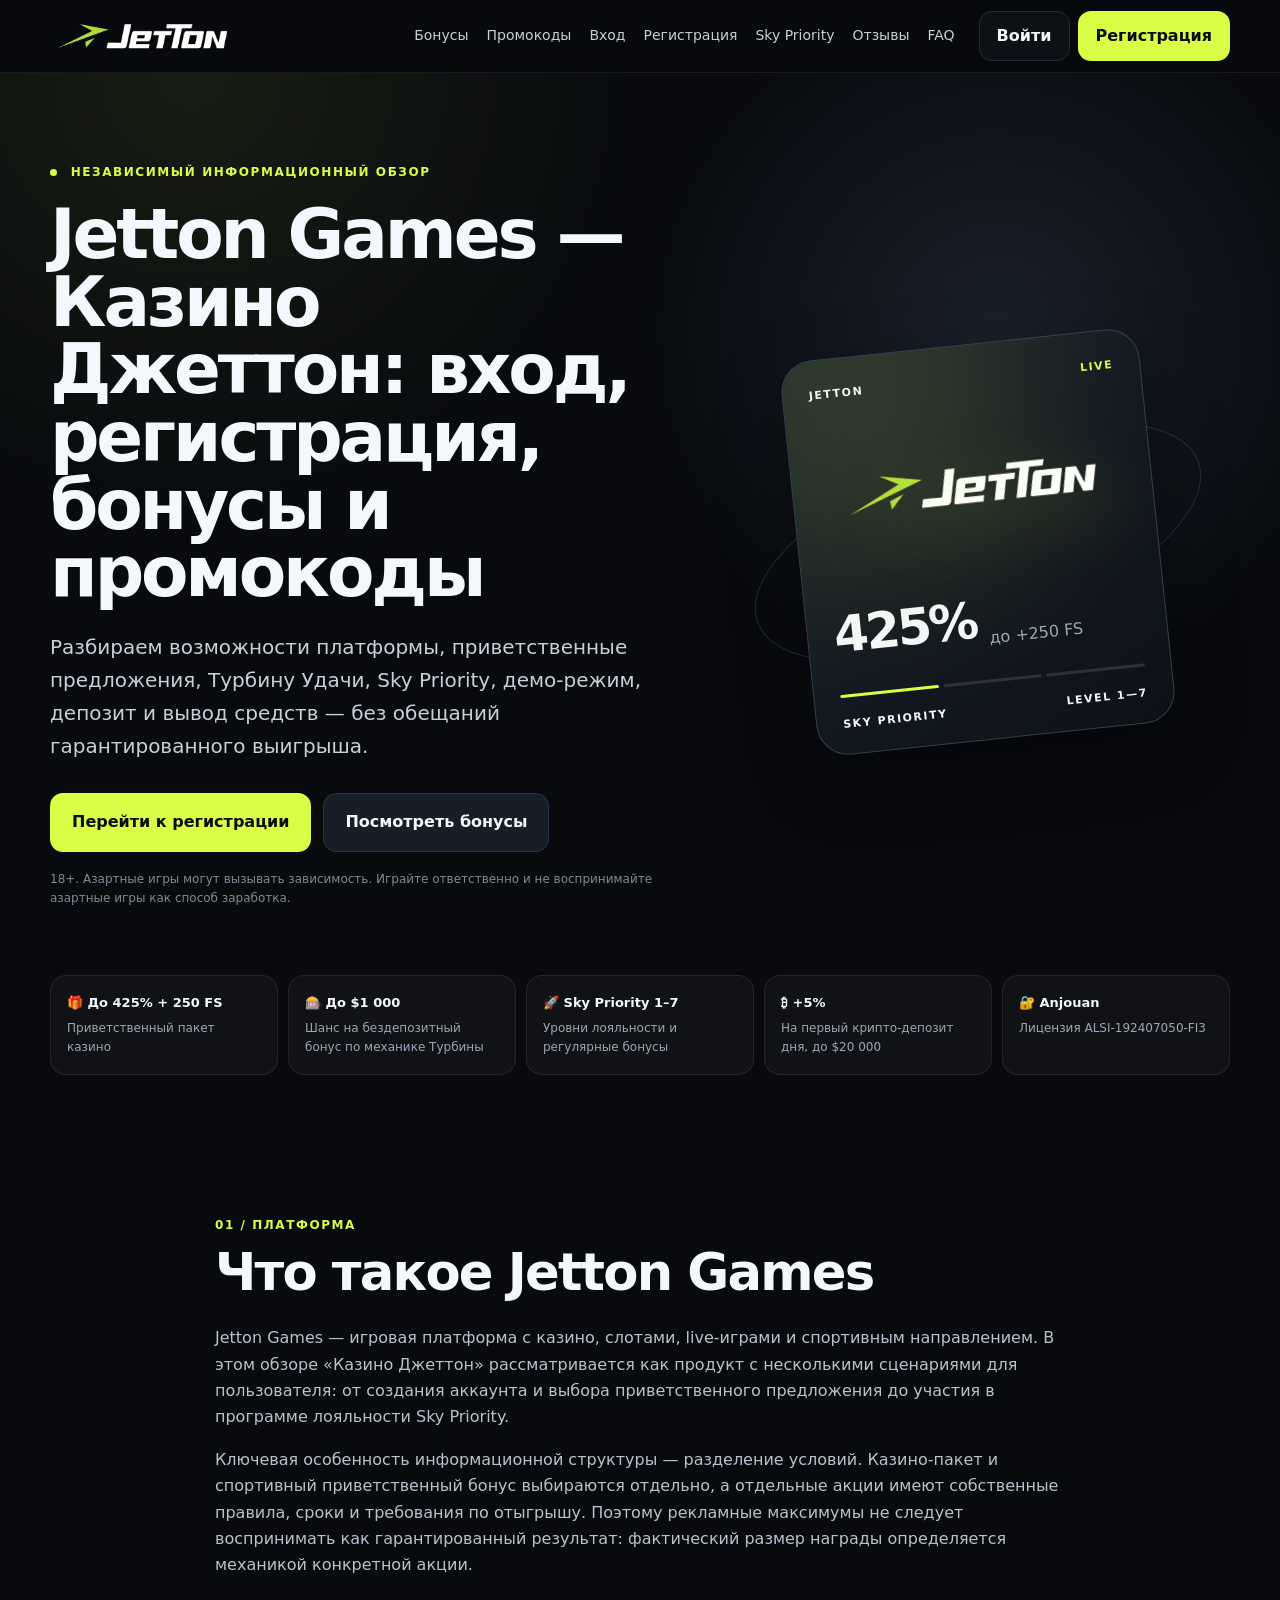
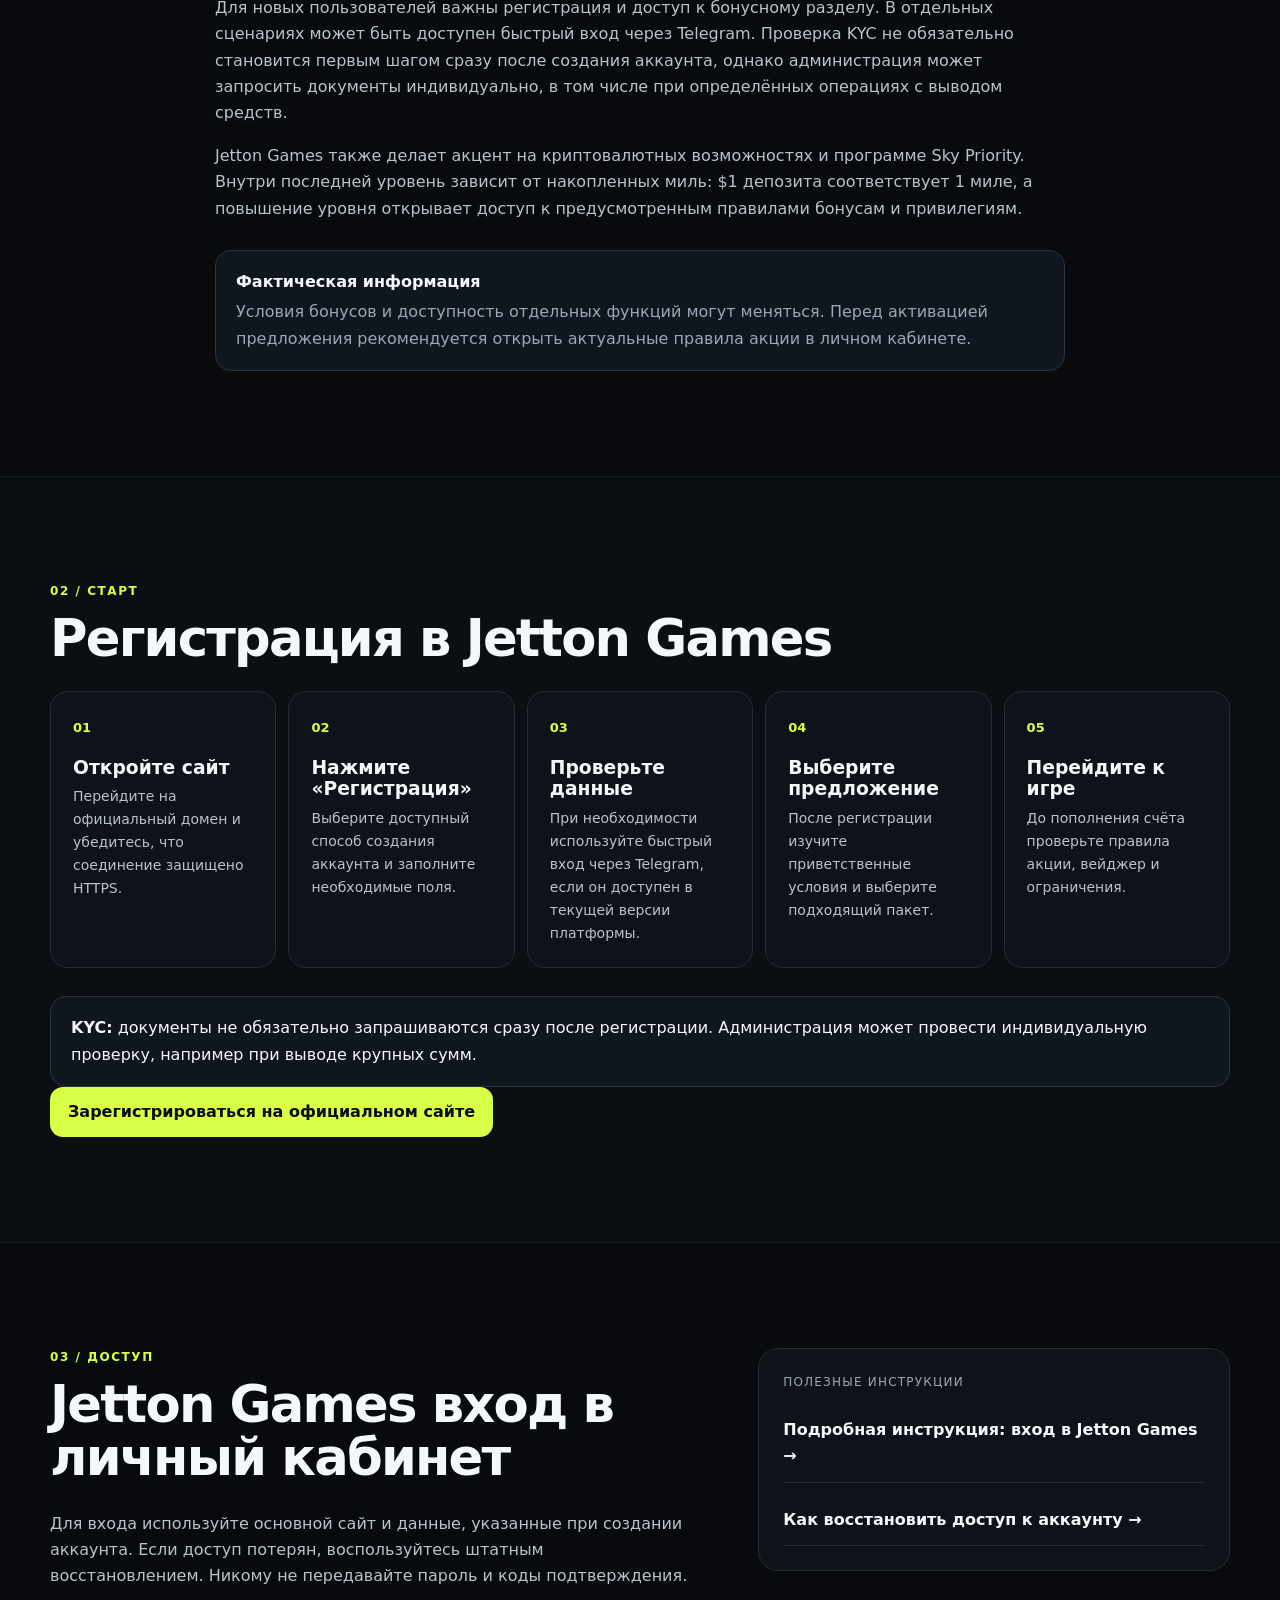
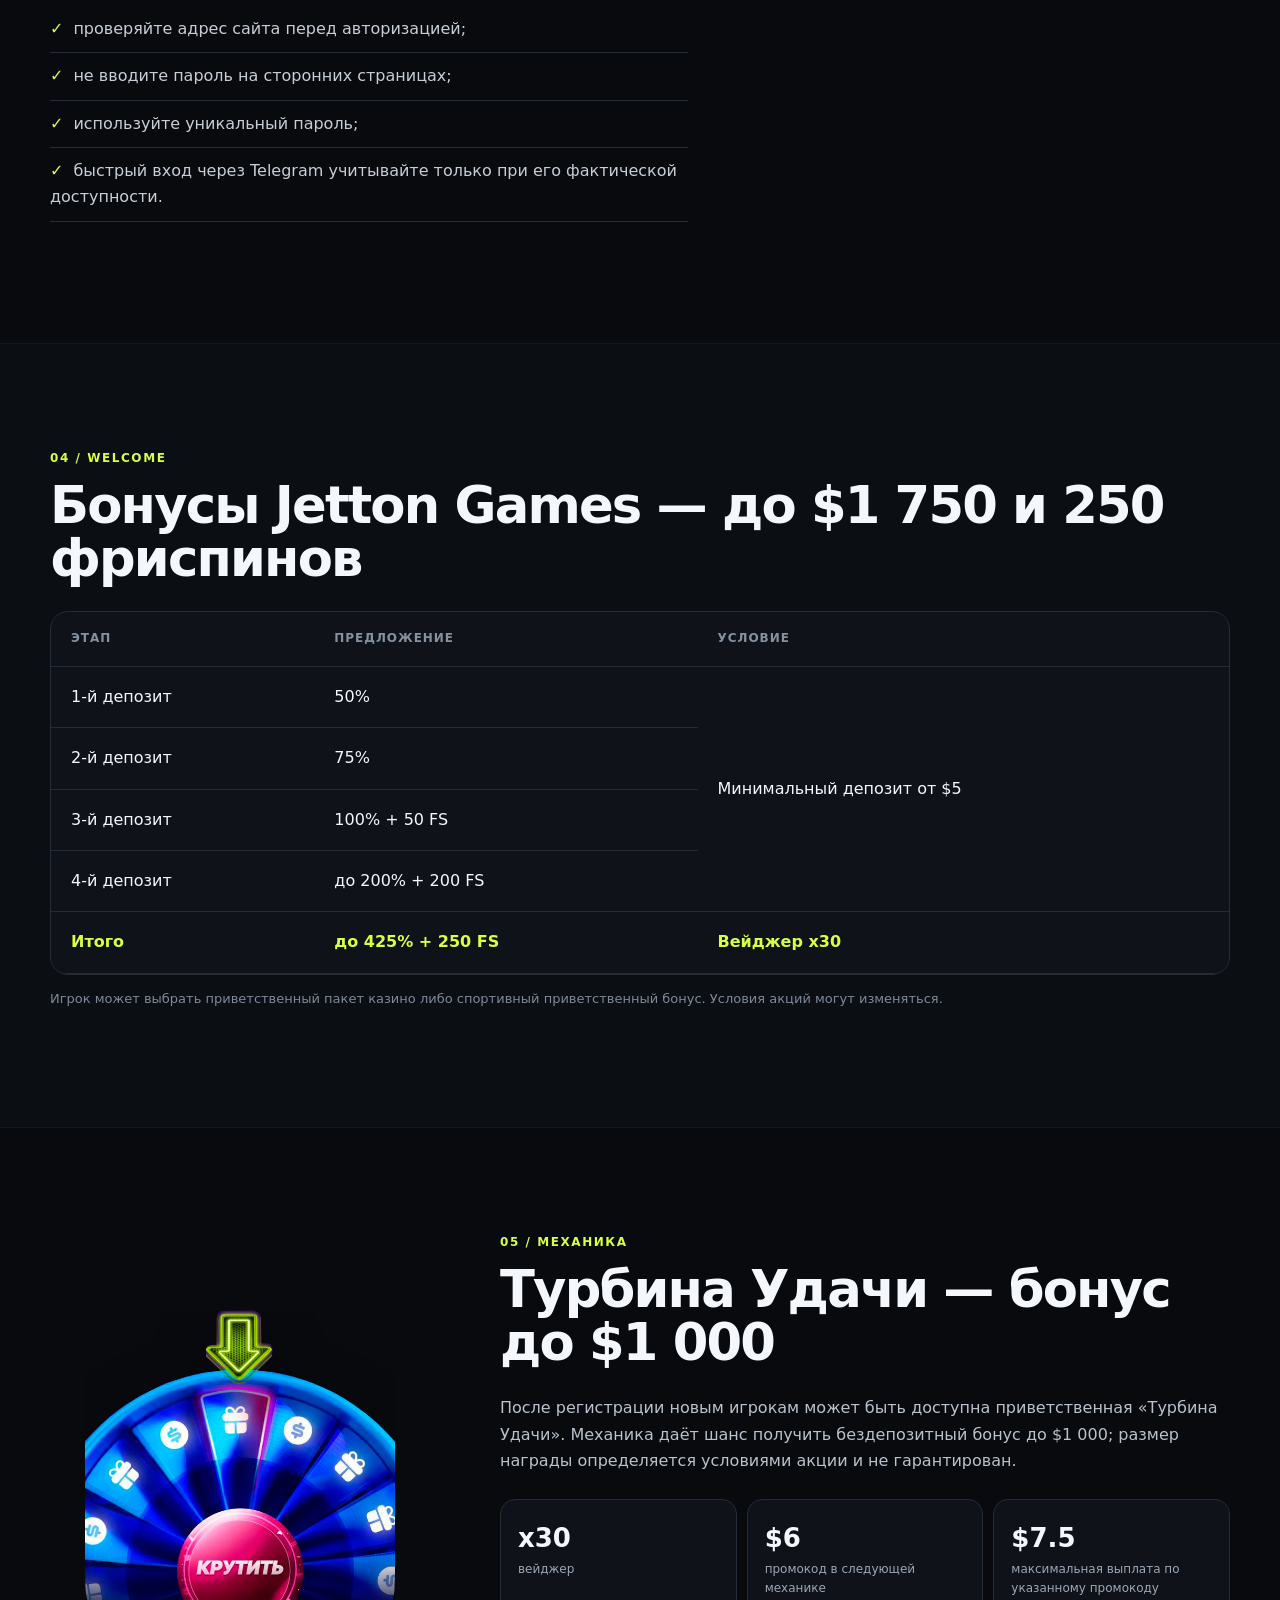
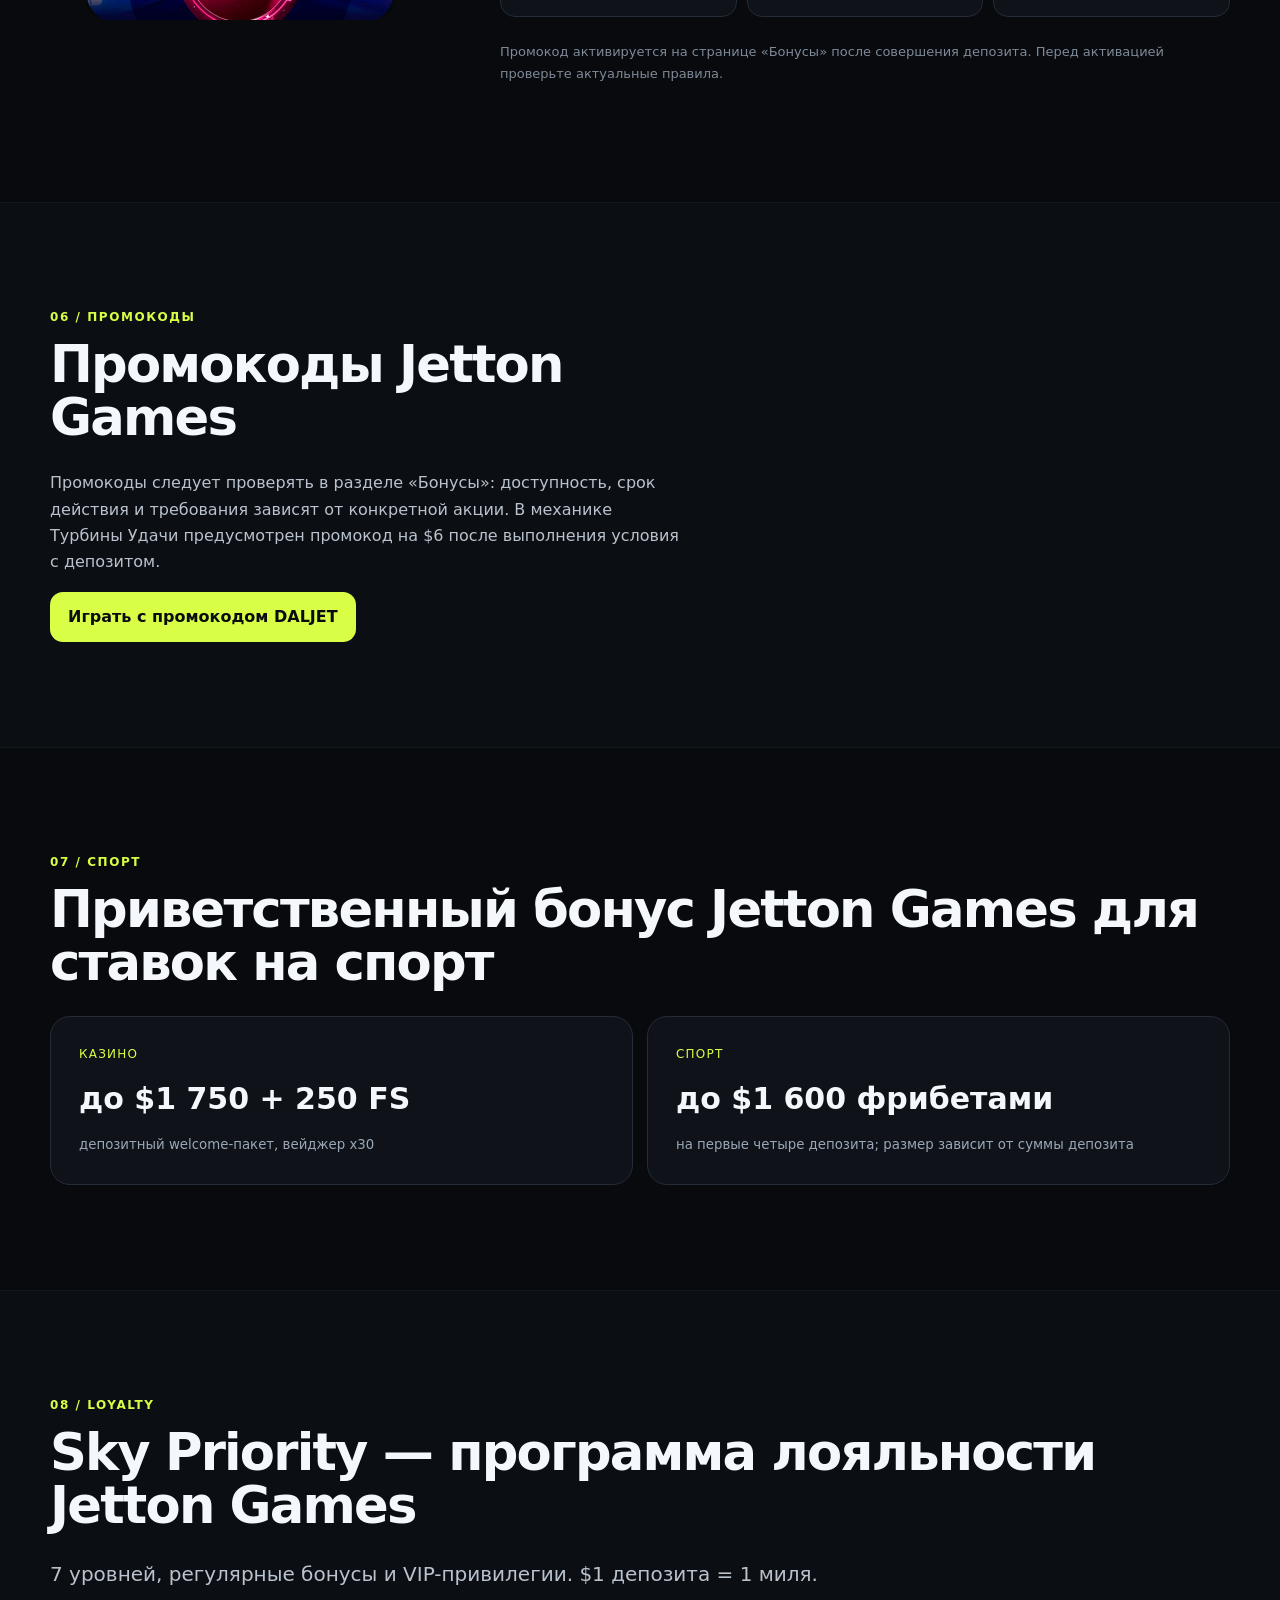
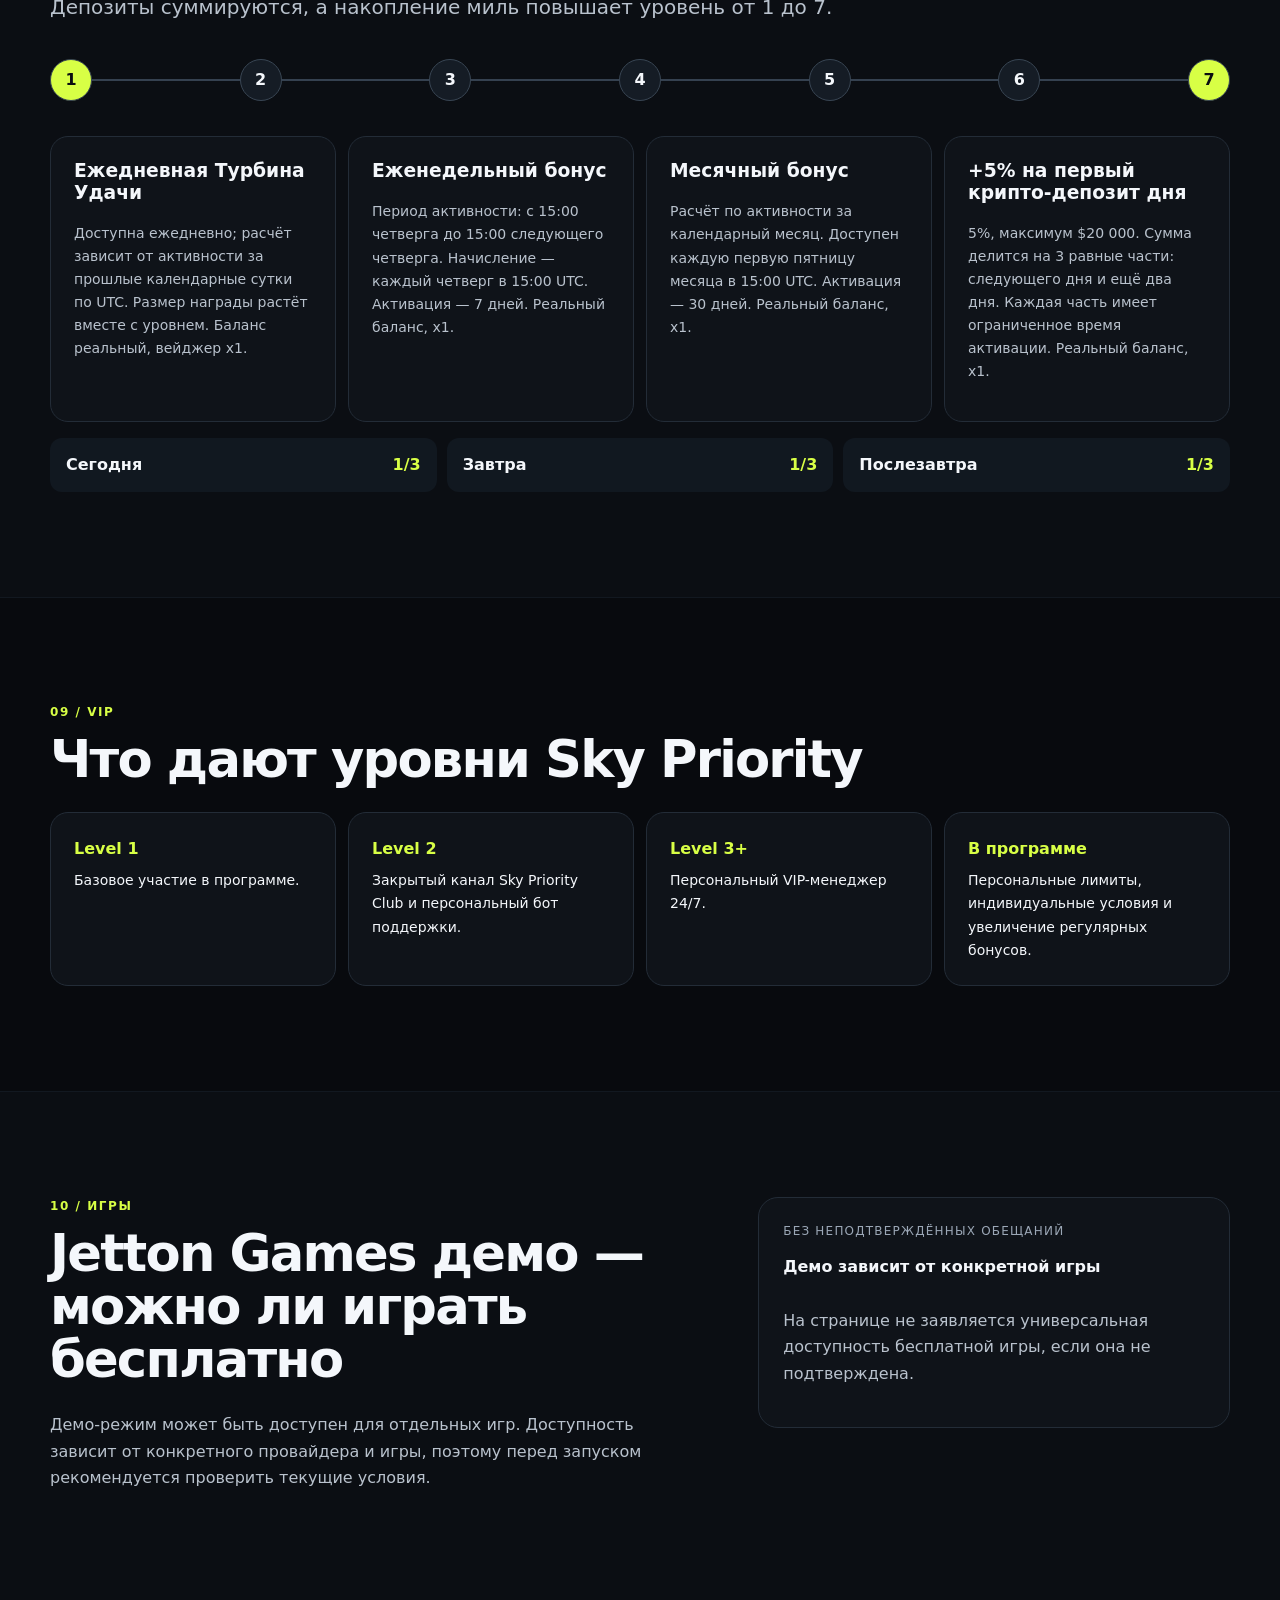
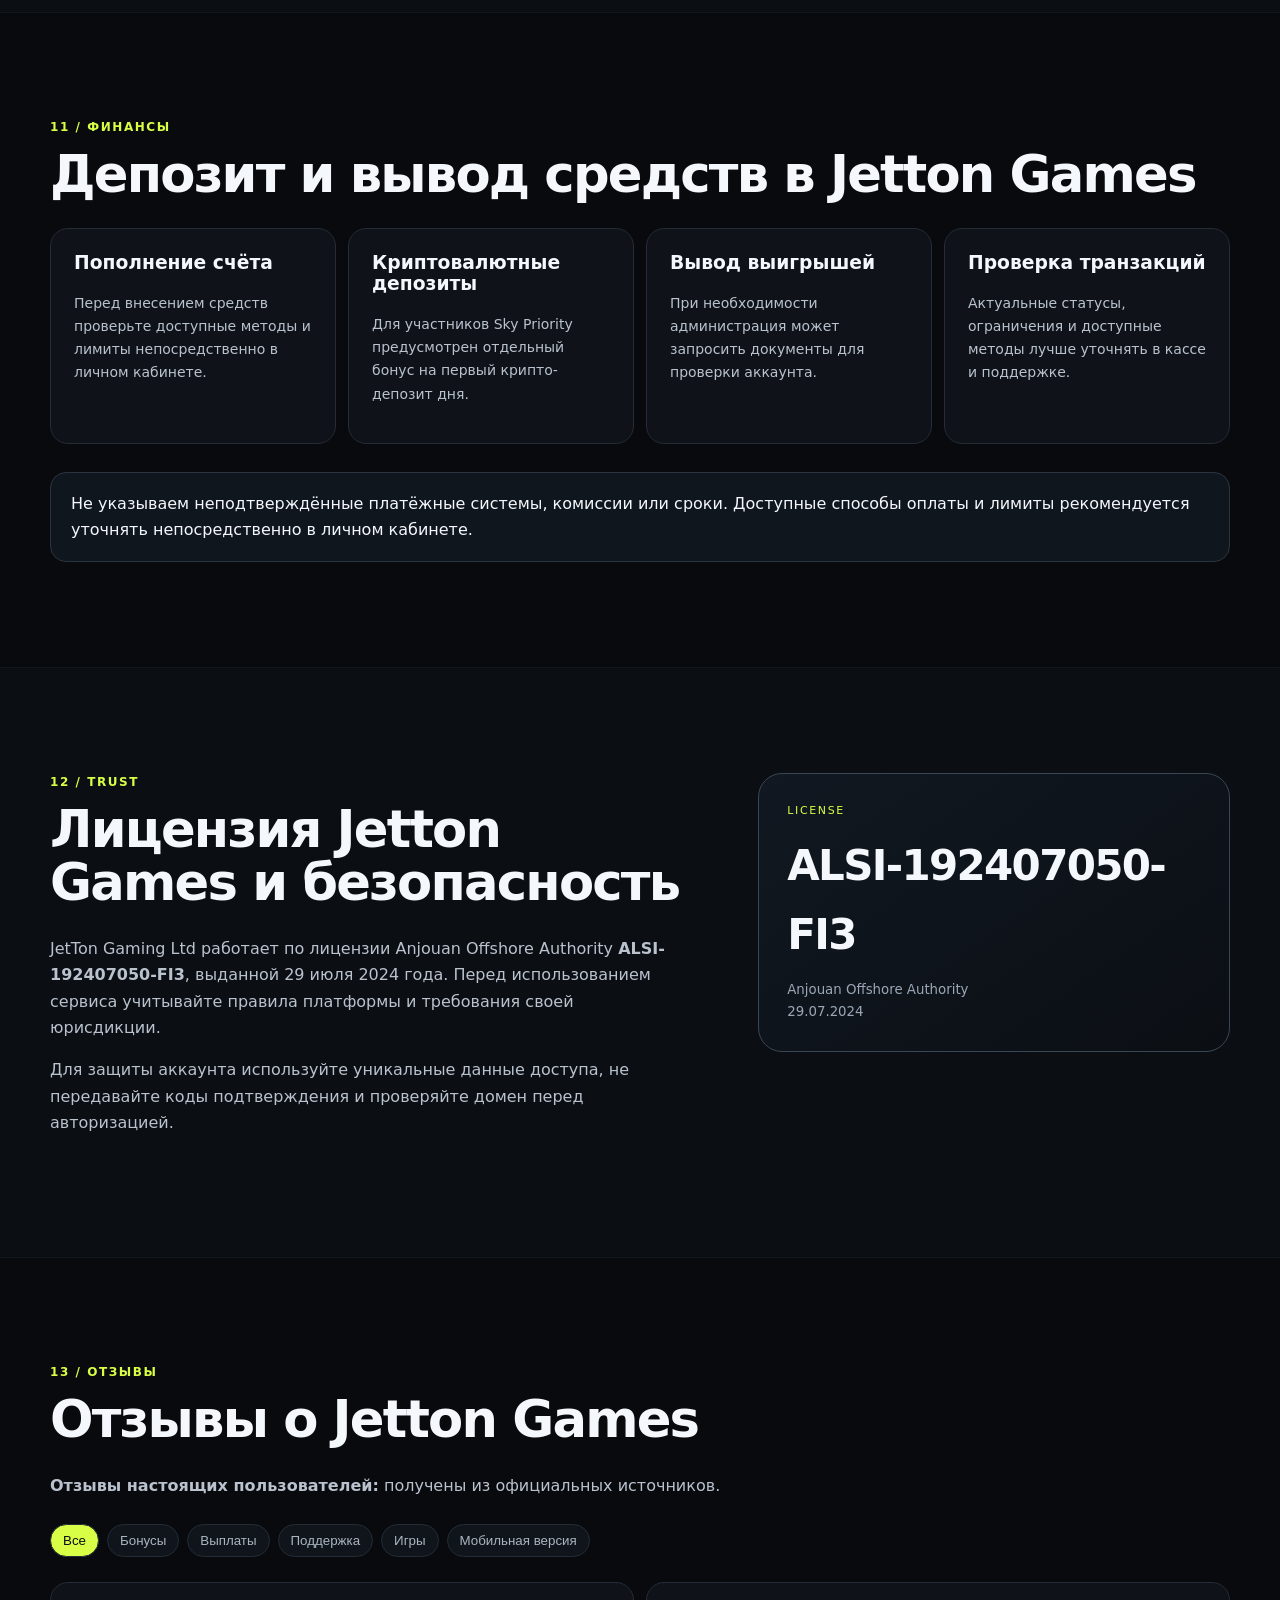
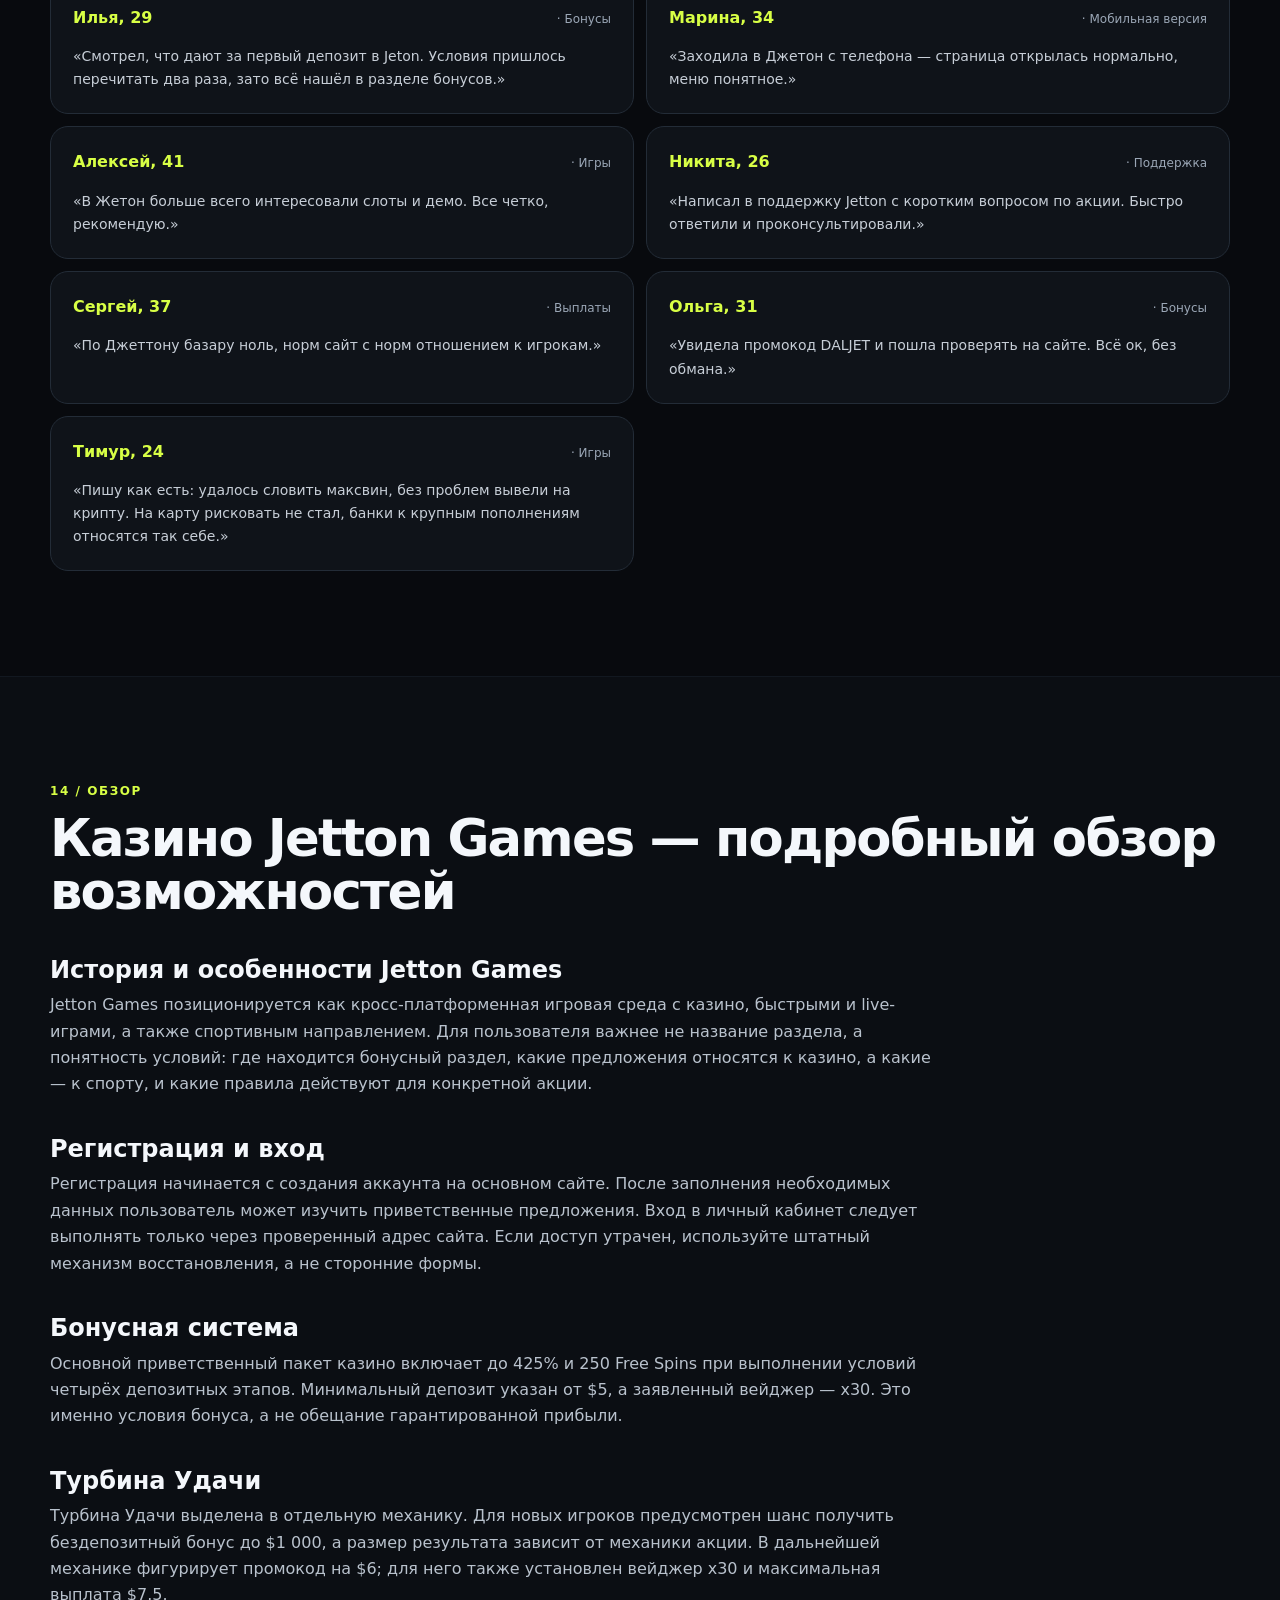
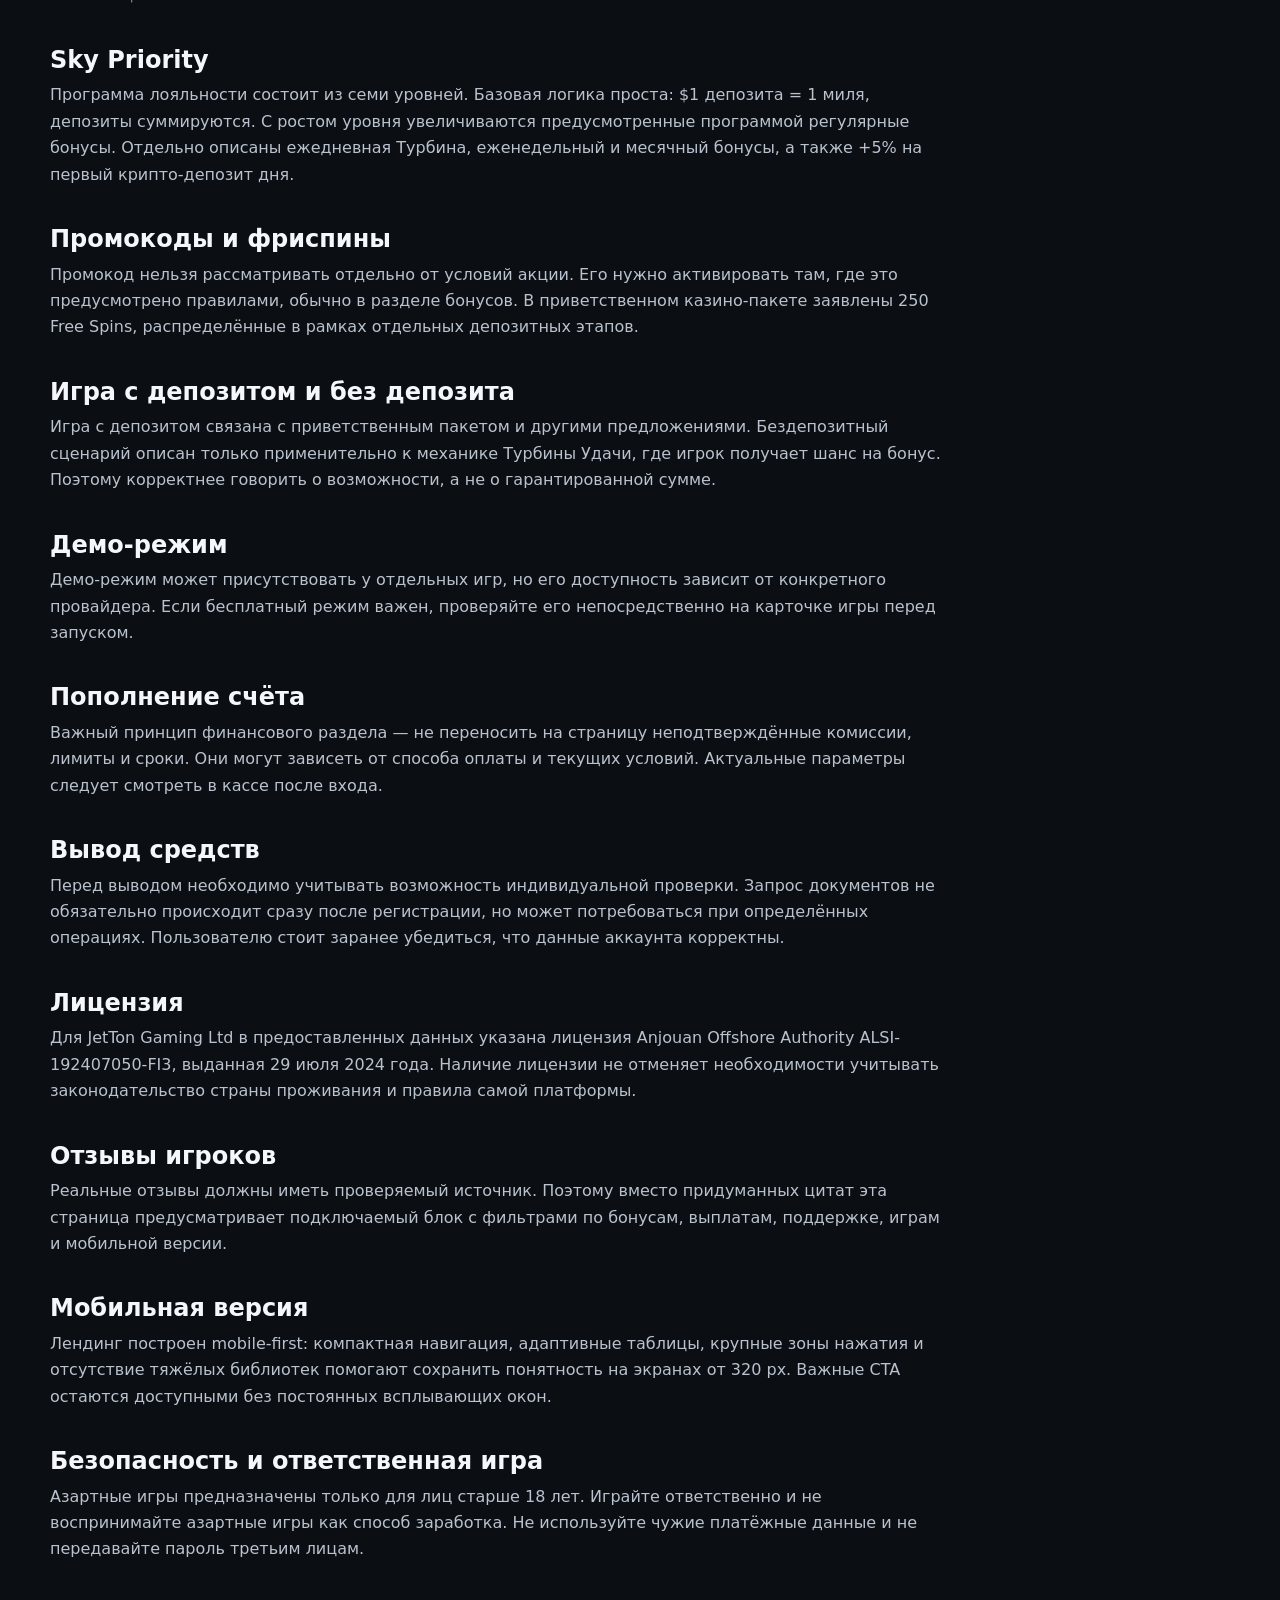
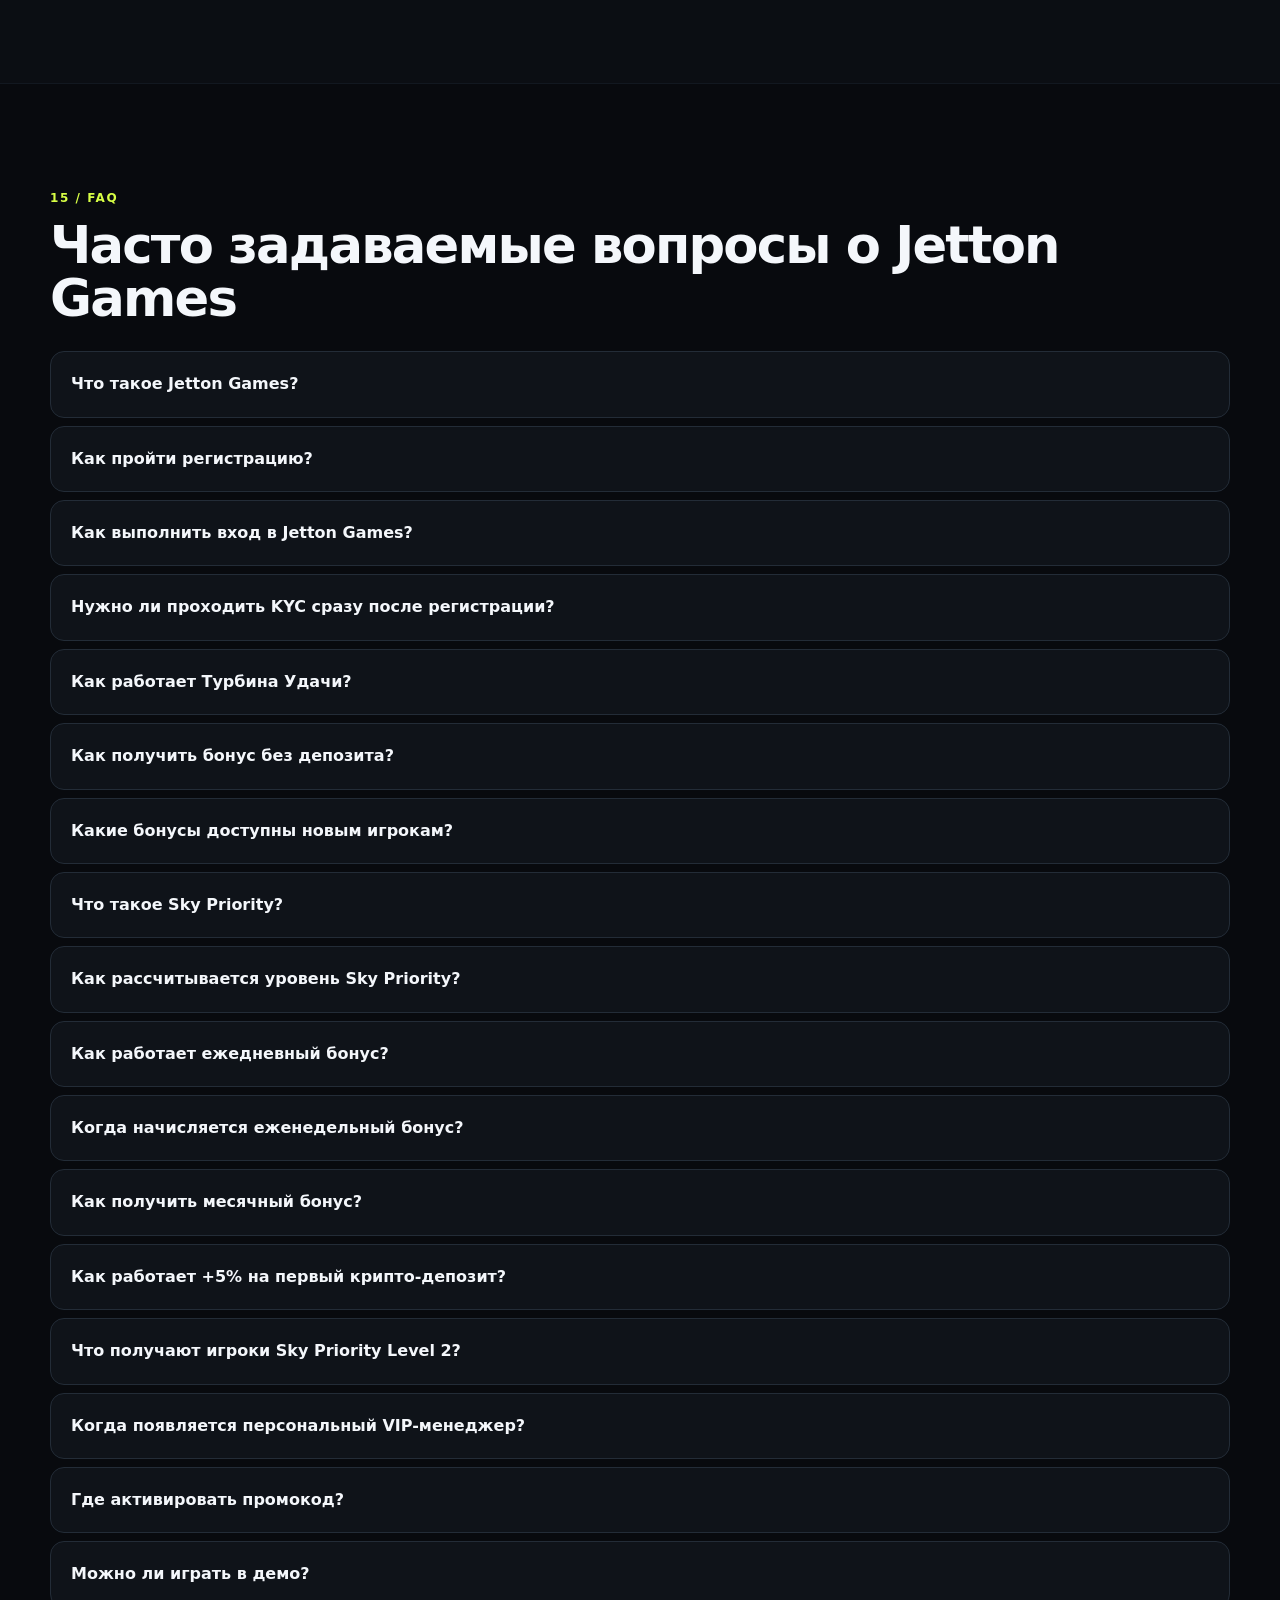
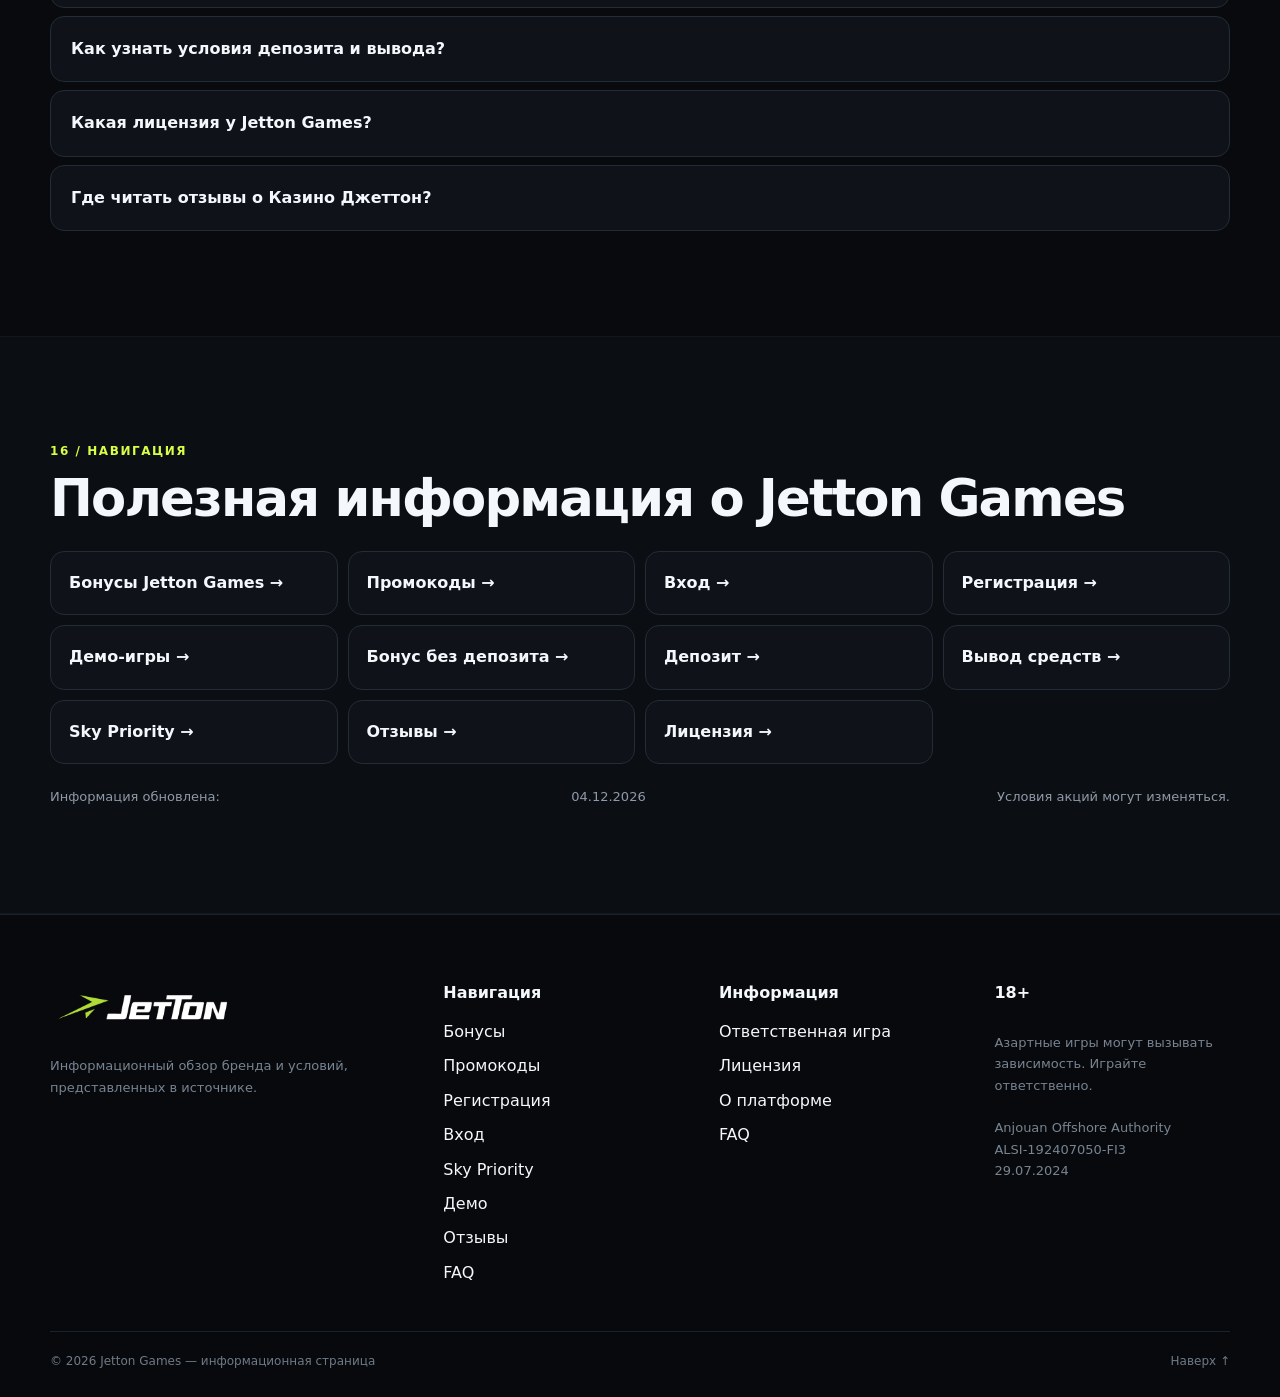
<file: index.html>
<!doctype html>
<html lang="ru">
<head>
  <meta charset="utf-8">
  <meta name="viewport" content="width=device-width, initial-scale=1">
  <title>Jetton Games (Казино Джеттон) — официальный сайт, вход, регистрация, бонусы и промокоды</title>
  <meta name="description" content="Jetton Games — подробный обзор Казино Джеттон: официальный сайт, вход и регистрация, бонусы до $1 750 и 250 фриспинов, промокоды, Турбина Удачи, Sky Priority, демо-режим, отзывы, депозиты и вывод средств.">
  <meta name="robots" content="index,follow,max-image-preview:large">
  <link rel="canonical" href="https://jetton-casino.lb-game.ru/jetton-games/">
  <meta property="og:type" content="website">
  <meta property="og:title" content="Jetton Games — Казино Джеттон: вход, регистрация, бонусы">
  <meta property="og:description" content="Независимый информационный обзор Jetton Games: бонусы, промокоды, Sky Priority, регистрация, вход, демо и финансовые условия.">
  <meta property="og:url" content="https://jetton-casino.lb-game.ru/jetton-games/">
  <meta property="og:image" content="https://jetton-casino.lb-game.ru/assets/og-jetton-1200x630.svg">
  <meta name="twitter:card" content="summary_large_image">
  <meta name="twitter:title" content="Jetton Games — Казино Джеттон">
  <meta name="twitter:description" content="Обзор возможностей, бонусов, Sky Priority, регистрации и финансовых условий Jetton Games.">
  <meta name="twitter:image" content="https://jetton-casino.lb-game.ru/assets/og-jetton-1200x630.svg">
  <link rel="icon" href="assets/favicon.ico" type="image/ico">
  <link rel="preload" href="styles.css" as="style">
  <link rel="stylesheet" href="styles.css">
  <script type="application/ld+json">
  {
    "@context":"https://schema.org",
    "@graph":[
      {"@type":"WebSite","@id":"https://jetton-casino.lb-game.ru/jetton-games/#website","url":"https://jetton-casino.lb-game.ru/jetton-games/","name":"Jetton Games — информационный обзор","inLanguage":"ru"},
      {"@type":"WebPage","@id":"https://jetton-casino.lb-game.ru/jetton-games/#webpage","url":"https://jetton-casino.lb-game.ru/jetton-games/","name":"Jetton Games — Казино Джеттон: вход, регистрация, бонусы и промокоды","isPartOf":{"@id":"https://jetton-casino.lb-game.ru/jetton-games/#website"},"inLanguage":"ru"},
      {"@type":"BreadcrumbList","itemListElement":[{"@type":"ListItem","position":1,"name":"Главная","item":"https://jetton-casino.lb-game.ru/jetton-games/"},{"@type":"ListItem","position":2,"name":"Jetton Games","item":"https://jetton-casino.lb-game.ru/jetton-games/"}]},
      {"@type":"AboutPage","name":"Казино Jetton Games — подробный обзор возможностей","url":"https://jetton-casino.lb-game.ru/jetton-games/"}
    ]
  }
  </script>

<!-- Yandex.Metrika counter -->
<script type="text/javascript">
    (function(m,e,t,r,i,k,a){
        m[i]=m[i]||function(){(m[i].a=m[i].a||[]).push(arguments)};
        m[i].l=1*new Date();
        for (var j = 0; j < document.scripts.length; j++) {if (document.scripts[j].src === r) { return; }}
        k=e.createElement(t),a=e.getElementsByTagName(t)[0],k.async=1,k.src=r,a.parentNode.insertBefore(k,a)
    })(window, document,'script','https://mc.yandex.ru/metrika/tag.js?id=112399971', 'ym');

    ym(112399971, 'init', {ssr:true, webvisor:true, clickmap:true, ecommerce:"dataLayer", referrer: document.referrer, url: location.href, accurateTrackBounce:true, trackLinks:true});
</script>
<noscript><div><img src="https://mc.yandex.ru/watch/112399971" style="position:absolute; left:-9999px;" alt="" /></div></noscript>
<!-- /Yandex.Metrika counter -->
  
</head>
<body>
<a class="skip" href="#main">К содержанию</a>
<header class="site-header">
  <div class="container nav-wrap">
    <a class="brand" href="#top" aria-label="Jetton Games — на главную">
      <img class="brand-logo" src="assets/jetton-logo.png" alt="JetTon Games"><span class="sr-only">JETTON.GAMES</span>
    </a>
    <nav class="desktop-nav" aria-label="Основная навигация">
      <a href="#bonus">Бонусы</a><a href="#promo">Промокоды</a><a href="#login">Вход</a><a href="#registration">Регистрация</a>
      <a href="#sky">Sky Priority</a><a href="#reviews">Отзывы</a><a href="#faq">FAQ</a>
    </nav>
    <div class="nav-cta"><a class="btn btn-ghost" href="https://jetton-casino.lb-game.ru/site" rel="nofollow">Войти</a><a class="btn btn-primary" href="https://jetton-casino.lb-game.ru/site" rel="nofollow">Регистрация</a></div>
    <button class="menu-btn" aria-label="Открыть меню" aria-expanded="false">☰</button>
  </div>
</header>

<main id="main">
<section class="hero" id="top">
  <div class="hero-grid container">
    <div class="hero-copy">
      <div class="eyebrow"><span></span> Независимый информационный обзор</div>
      <h1>Jetton Games — Казино Джеттон: вход, регистрация, бонусы и промокоды</h1>
      <p class="lead">Разбираем возможности платформы, приветственные предложения, Турбину Удачи, Sky Priority, демо-режим, депозит и вывод средств — без обещаний гарантированного выигрыша.</p>
      <div class="hero-actions"><a class="btn btn-primary btn-lg" href="https://jetton-casino.lb-game.ru/site" rel="nofollow">Перейти к регистрации</a><a class="btn btn-soft btn-lg" href="#bonus">Посмотреть бонусы</a></div>
      <p class="responsible">18+. Азартные игры могут вызывать зависимость. Играйте ответственно и не воспринимайте азартные игры как способ заработка.</p>
    </div>
    <div class="hero-visual" aria-label="Jetton Games — визуальная композиция">
      <div class="orbit orbit-a"></div><div class="orbit orbit-b"></div>
      <div class="jet-card">
        <div class="jet-top"><span>JETTON</span><span class="status">LIVE</span></div>
        <div class="jet-symbol"><img src="assets/jetton-logo.png" alt="JetTon Games"></div>
        <div class="jet-stat"><b>425%</b><span>до +250 FS</span></div>
        <div class="jet-lines"><i></i><i></i><i></i></div>
        <div class="jet-bottom"><span>SKY PRIORITY</span><span>LEVEL 1—7</span></div>
      </div>
    </div>
  </div>
  <div class="container benefit-grid">
    <div class="benefit"><b>🎁 До 425% + 250 FS</b><span>Приветственный пакет казино</span></div>
    <div class="benefit"><b>🎰 До $1 000</b><span>Шанс на бездепозитный бонус по механике Турбины</span></div>
    <div class="benefit"><b>🚀 Sky Priority 1–7</b><span>Уровни лояльности и регулярные бонусы</span></div>
    <div class="benefit"><b>₿ +5%</b><span>На первый крипто-депозит дня, до $20 000</span></div>
    <div class="benefit"><b>🔐 Anjouan</b><span>Лицензия ALSI-192407050-FI3</span></div>
  </div>
</section>

<section class="section" id="about">
  <div class="container narrow">
    <div class="section-kicker">01 / Платформа</div>
    <h2>Что такое Jetton Games</h2>
    <p>Jetton Games — игровая платформа с казино, слотами, live-играми и спортивным направлением. В этом обзоре «Казино Джеттон» рассматривается как продукт с несколькими сценариями для пользователя: от создания аккаунта и выбора приветственного предложения до участия в программе лояльности Sky Priority.</p>
    <p>Ключевая особенность информационной структуры — разделение условий. Казино-пакет и спортивный приветственный бонус выбираются отдельно, а отдельные акции имеют собственные правила, сроки и требования по отыгрышу. Поэтому рекламные максимумы не следует воспринимать как гарантированный результат: фактический размер награды определяется механикой конкретной акции.</p>
    <p>Для новых пользователей важны регистрация и доступ к бонусному разделу. В отдельных сценариях может быть доступен быстрый вход через Telegram. Проверка KYC не обязательно становится первым шагом сразу после создания аккаунта, однако администрация может запросить документы индивидуально, в том числе при определённых операциях с выводом средств.</p>
    <p>Jetton Games также делает акцент на криптовалютных возможностях и программе Sky Priority. Внутри последней уровень зависит от накопленных миль: $1 депозита соответствует 1 миле, а повышение уровня открывает доступ к предусмотренным правилами бонусам и привилегиям.</p>
    <div class="fact-callout"><b>Фактическая информация</b><span>Условия бонусов и доступность отдельных функций могут меняться. Перед активацией предложения рекомендуется открыть актуальные правила акции в личном кабинете.</span></div>
  </div>
</section>

<section class="section section-alt" id="registration">
  <div class="container">
    <div class="section-kicker">02 / Старт</div><h2>Регистрация в Jetton Games</h2>
    <div class="steps">
      <article class="step"><b>01</b><h3>Откройте сайт</h3><p>Перейдите на официальный домен и убедитесь, что соединение защищено HTTPS.</p></article>
      <article class="step"><b>02</b><h3>Нажмите «Регистрация»</h3><p>Выберите доступный способ создания аккаунта и заполните необходимые поля.</p></article>
      <article class="step"><b>03</b><h3>Проверьте данные</h3><p>При необходимости используйте быстрый вход через Telegram, если он доступен в текущей версии платформы.</p></article>
      <article class="step"><b>04</b><h3>Выберите предложение</h3><p>После регистрации изучите приветственные условия и выберите подходящий пакет.</p></article>
      <article class="step"><b>05</b><h3>Перейдите к игре</h3><p>До пополнения счёта проверьте правила акции, вейджер и ограничения.</p></article>
    </div>
    <div class="notice"><strong>KYC:</strong> документы не обязательно запрашиваются сразу после регистрации. Администрация может провести индивидуальную проверку, например при выводе крупных сумм.</div>
    <a class="btn btn-primary" href="https://jetton-casino.lb-game.ru/site" rel="nofollow">Зарегистрироваться на официальном сайте</a>
  </div>
</section>

<section class="section" id="login">
  <div class="container split">
    <div><div class="section-kicker">03 / Доступ</div><h2>Jetton Games вход в личный кабинет</h2>
      <p>Для входа используйте основной сайт и данные, указанные при создании аккаунта. Если доступ потерян, воспользуйтесь штатным восстановлением. Никому не передавайте пароль и коды подтверждения.</p>
      <ul class="check-list"><li>проверяйте адрес сайта перед авторизацией;</li><li>не вводите пароль на сторонних страницах;</li><li>используйте уникальный пароль;</li><li>быстрый вход через Telegram учитывайте только при его фактической доступности.</li></ul>
    </div>
    <div class="link-panel"><span>Полезные инструкции</span><a href="#login">Подробная инструкция: вход в Jetton Games →</a><a href="#registration">Как восстановить доступ к аккаунту →</a></div>
  </div>
</section>

<section class="section section-alt" id="bonus">
  <div class="container">
    <div class="section-kicker">04 / Welcome</div><h2>Бонусы Jetton Games — до $1 750 и 250 фриспинов</h2>
    <div class="table-wrap"><table><thead><tr><th>Этап</th><th>Предложение</th><th>Условие</th></tr></thead>
    <tbody><tr><td>1-й депозит</td><td>50%</td><td rowspan="4">Минимальный депозит от $5</td></tr><tr><td>2-й депозит</td><td>75%</td></tr><tr><td>3-й депозит</td><td>100% + 50 FS</td></tr><tr><td>4-й депозит</td><td>до 200% + 200 FS</td></tr><tr class="total"><td>Итого</td><td>до 425% + 250 FS</td><td>Вейджер x30</td></tr></tbody></table></div>
    <p class="muted">Игрок может выбрать приветственный пакет казино либо спортивный приветственный бонус. Условия акций могут изменяться.</p>
  </div>
</section>

<section class="section" id="turbine">
  <div class="container turbine">
    <div class="turbine-wheel"><img src="assets/turbine.png" alt="Турбина Удачи JetTon"></div>
    <div><div class="section-kicker">05 / Механика</div><h2>Турбина Удачи — бонус до $1 000</h2>
      <p>После регистрации новым игрокам может быть доступна приветственная «Турбина Удачи». Механика даёт шанс получить бездепозитный бонус до $1 000; размер награды определяется условиями акции и не гарантирован.</p>
      <div class="mini-grid"><div><b>x30</b><span>вейджер</span></div><div><b>$6</b><span>промокод в следующей механике</span></div><div><b>$7.5</b><span>максимальная выплата по указанному промокоду</span></div></div>
      <p class="muted">Промокод активируется на странице «Бонусы» после совершения депозита. Перед активацией проверьте актуальные правила.</p>
    </div>
  </div>
</section>

<section class="section section-alt" id="promo">
  <div class="container split">
    <div><div class="section-kicker">06 / Промокоды</div><h2>Промокоды Jetton Games</h2><p>Промокоды следует проверять в разделе «Бонусы»: доступность, срок действия и требования зависят от конкретной акции. В механике Турбины Удачи предусмотрен промокод на $6 после выполнения условия с депозитом.</p><a class="btn btn-primary" href="https://jetton-casino.lb-game.ru/site" rel="nofollow">Играть с промокодом DALJET</a></div>
</section>

<section class="section" id="sport">
  <div class="container">
    <div class="section-kicker">07 / Спорт</div><h2>Приветственный бонус Jetton Games для ставок на спорт</h2>
    <div class="compare"><div><span>Казино</span><strong>до $1 750 + 250 FS</strong><small>депозитный welcome-пакет, вейджер x30</small></div><div><span>Спорт</span><strong>до $1 600 фрибетами</strong><small>на первые четыре депозита; размер зависит от суммы депозита</small></div></div>
  </div>
</section>

<section class="section section-alt" id="sky">
  <div class="container">
    <div class="section-kicker">08 / Loyalty</div><h2>Sky Priority — программа лояльности Jetton Games</h2>
    <p class="lead small">7 уровней, регулярные бонусы и VIP-привилегии. $1 депозита = 1 миля. Депозиты суммируются, а накопление миль повышает уровень от 1 до 7.</p>
    <div class="levels"><span>1</span><i></i><span>2</span><i></i><span>3</span><i></i><span>4</span><i></i><span>5</span><i></i><span>6</span><i></i><span>7</span></div>
    <div class="sky-grid">
      <article><h3>Ежедневная Турбина Удачи</h3><p>Доступна ежедневно; расчёт зависит от активности за прошлые календарные сутки по UTC. Размер награды растёт вместе с уровнем. Баланс реальный, вейджер x1.</p></article>
      <article><h3>Еженедельный бонус</h3><p>Период активности: с 15:00 четверга до 15:00 следующего четверга. Начисление — каждый четверг в 15:00 UTC. Активация — 7 дней. Реальный баланс, x1.</p></article>
      <article><h3>Месячный бонус</h3><p>Расчёт по активности за календарный месяц. Доступен каждую первую пятницу месяца в 15:00 UTC. Активация — 30 дней. Реальный баланс, x1.</p></article>
      <article><h3>+5% на первый крипто-депозит дня</h3><p>5%, максимум $20 000. Сумма делится на 3 равные части: следующего дня и ещё два дня. Каждая часть имеет ограниченное время активации. Реальный баланс, x1.</p></article>
    </div>
    <div class="timeline"><div><b>Сегодня</b><span>1/3</span></div><div><b>Завтра</b><span>1/3</span></div><div><b>Послезавтра</b><span>1/3</span></div></div>
  </div>
</section>

<section class="section" id="vip">
  <div class="container">
    <div class="section-kicker">09 / VIP</div><h2>Что дают уровни Sky Priority</h2>
    <div class="vip-grid"><div><b>Level 1</b><span>Базовое участие в программе.</span></div><div><b>Level 2</b><span>Закрытый канал Sky Priority Club и персональный бот поддержки.</span></div><div><b>Level 3+</b><span>Персональный VIP-менеджер 24/7.</span></div><div><b>В программе</b><span>Персональные лимиты, индивидуальные условия и увеличение регулярных бонусов.</span></div></div>
  </div>
</section>

<section class="section section-alt" id="demo">
  <div class="container split">
    <div><div class="section-kicker">10 / Игры</div><h2>Jetton Games демо — можно ли играть бесплатно</h2><p>Демо-режим может быть доступен для отдельных игр. Доступность зависит от конкретного провайдера и игры, поэтому перед запуском рекомендуется проверить текущие условия.</p></div>
    <div class="info-card"><span>Без неподтверждённых обещаний</span><b>Демо зависит от конкретной игры</b><p>На странице не заявляется универсальная доступность бесплатной игры, если она не подтверждена.</p></div>
  </div>
</section>

<section class="section" id="payments">
  <div class="container">
    <div class="section-kicker">11 / Финансы</div><h2>Депозит и вывод средств в Jetton Games</h2>
    <div class="feature-grid">
      <article><h3>Пополнение счёта</h3><p>Перед внесением средств проверьте доступные методы и лимиты непосредственно в личном кабинете.</p></article>
      <article><h3>Криптовалютные депозиты</h3><p>Для участников Sky Priority предусмотрен отдельный бонус на первый крипто-депозит дня.</p></article>
      <article><h3>Вывод выигрышей</h3><p>При необходимости администрация может запросить документы для проверки аккаунта.</p></article>
      <article><h3>Проверка транзакций</h3><p>Актуальные статусы, ограничения и доступные методы лучше уточнять в кассе и поддержке.</p></article>
    </div>
    <div class="notice">Не указываем неподтверждённые платёжные системы, комиссии или сроки. Доступные способы оплаты и лимиты рекомендуется уточнять непосредственно в личном кабинете.</div>
  </div>
</section>

<section class="section section-alt" id="license">
  <div class="container split">
    <div><div class="section-kicker">12 / Trust</div><h2>Лицензия Jetton Games и безопасность</h2><p>JetTon Gaming Ltd работает по лицензии Anjouan Offshore Authority <b>ALSI-192407050-FI3</b>, выданной 29 июля 2024 года. Перед использованием сервиса учитывайте правила платформы и требования своей юрисдикции.</p><p>Для защиты аккаунта используйте уникальные данные доступа, не передавайте коды подтверждения и проверяйте домен перед авторизацией.</p></div>
    <div class="license-card"><span>LICENSE</span><b>ALSI-192407050-FI3</b><small>Anjouan Offshore Authority</small><small>29.07.2024</small></div>
  </div>
</section>

<section class="section" id="reviews">
  <div class="container">
    <div class="section-kicker">13 / Отзывы</div><h2>Отзывы о Jetton Games</h2>
    <p class="review-disclaimer"><strong>Отзывы настоящих пользователей:</strong> получены из официальных источников.</p>
    <div class="filters"><button class="filter active">Все</button><button class="filter">Бонусы</button><button class="filter">Выплаты</button><button class="filter">Поддержка</button><button class="filter">Игры</button><button class="filter">Мобильная версия</button></div>
    <div class="review-grid" aria-label="Демонстрационные примеры отзывов">
      <article class="review-card"><div class="review-card-top"><b>Илья, 29</b><span>· Бонусы</span></div><p>«Смотрел, что дают за первый депозит в Jeton. Условия пришлось перечитать два раза, зато всё нашёл в разделе бонусов.»</p></article>
      <article class="review-card"><div class="review-card-top"><b>Марина, 34</b><span>· Мобильная версия</span></div><p>«Заходила в Джетон с телефона — страница открылась нормально, меню понятное.»</p></article>
      <article class="review-card"><div class="review-card-top"><b>Алексей, 41</b><span>· Игры</span></div><p>«В Жетон больше всего интересовали слоты и демо. Все четко, рекомендую.»</p></article>
      <article class="review-card"><div class="review-card-top"><b>Никита, 26</b><span>· Поддержка</span></div><p>«Написал в поддержку Jetton с коротким вопросом по акции. Быстро ответили и проконсультировали.»</p></article>
      <article class="review-card"><div class="review-card-top"><b>Сергей, 37</b><span>· Выплаты</span></div><p>«По Джеттону базару ноль, норм сайт с норм отношением к игрокам.»</p></article>
      <article class="review-card"><div class="review-card-top"><b>Ольга, 31</b><span>· Бонусы</span></div><p>«Увидела промокод DALJET и пошла проверять на сайте. Всё ок, без обмана.»</p></article>
      <article class="review-card"><div class="review-card-top"><b>Тимур, 24</b><span>· Игры</span></div><p>«Пишу как есть: удалось словить максвин, без проблем вывели на крипту. На карту рисковать не стал, банки к крупным пополнениям относятся так себе.»</p></article>
    </div>
  </div>
</section>

<section class="section section-alt" id="guide">
  <div class="container">
    <div class="section-kicker">14 / Обзор</div><h2>Казино Jetton Games — подробный обзор возможностей</h2>
    <article class="longread">
      <h3>История и особенности Jetton Games</h3>
      <p>Jetton Games позиционируется как кросс-платформенная игровая среда с казино, быстрыми и live-играми, а также спортивным направлением. Для пользователя важнее не название раздела, а понятность условий: где находится бонусный раздел, какие предложения относятся к казино, а какие — к спорту, и какие правила действуют для конкретной акции.</p>
      <h3>Регистрация и вход</h3>
      <p>Регистрация начинается с создания аккаунта на основном сайте. После заполнения необходимых данных пользователь может изучить приветственные предложения. Вход в личный кабинет следует выполнять только через проверенный адрес сайта. Если доступ утрачен, используйте штатный механизм восстановления, а не сторонние формы.</p>
      <h3>Бонусная система</h3>
      <p>Основной приветственный пакет казино включает до 425% и 250 Free Spins при выполнении условий четырёх депозитных этапов. Минимальный депозит указан от $5, а заявленный вейджер — x30. Это именно условия бонуса, а не обещание гарантированной прибыли.</p>
      <h3>Турбина Удачи</h3>
      <p>Турбина Удачи выделена в отдельную механику. Для новых игроков предусмотрен шанс получить бездепозитный бонус до $1 000, а размер результата зависит от механики акции. В дальнейшей механике фигурирует промокод на $6; для него также установлен вейджер x30 и максимальная выплата $7.5.</p>
      <h3>Sky Priority</h3>
      <p>Программа лояльности состоит из семи уровней. Базовая логика проста: $1 депозита = 1 миля, депозиты суммируются. С ростом уровня увеличиваются предусмотренные программой регулярные бонусы. Отдельно описаны ежедневная Турбина, еженедельный и месячный бонусы, а также +5% на первый крипто-депозит дня.</p>
      <h3>Промокоды и фриспины</h3>
      <p>Промокод нельзя рассматривать отдельно от условий акции. Его нужно активировать там, где это предусмотрено правилами, обычно в разделе бонусов. В приветственном казино-пакете заявлены 250 Free Spins, распределённые в рамках отдельных депозитных этапов.</p>
      <h3>Игра с депозитом и без депозита</h3>
      <p>Игра с депозитом связана с приветственным пакетом и другими предложениями. Бездепозитный сценарий описан только применительно к механике Турбины Удачи, где игрок получает шанс на бонус. Поэтому корректнее говорить о возможности, а не о гарантированной сумме.</p>
      <h3>Демо-режим</h3>
      <p>Демо-режим может присутствовать у отдельных игр, но его доступность зависит от конкретного провайдера. Если бесплатный режим важен, проверяйте его непосредственно на карточке игры перед запуском.</p>
      <h3>Пополнение счёта</h3>
      <p>Важный принцип финансового раздела — не переносить на страницу неподтверждённые комиссии, лимиты и сроки. Они могут зависеть от способа оплаты и текущих условий. Актуальные параметры следует смотреть в кассе после входа.</p>
      <h3>Вывод средств</h3>
      <p>Перед выводом необходимо учитывать возможность индивидуальной проверки. Запрос документов не обязательно происходит сразу после регистрации, но может потребоваться при определённых операциях. Пользователю стоит заранее убедиться, что данные аккаунта корректны.</p>
      <h3>Лицензия</h3>
      <p>Для JetTon Gaming Ltd в предоставленных данных указана лицензия Anjouan Offshore Authority ALSI-192407050-FI3, выданная 29 июля 2024 года. Наличие лицензии не отменяет необходимости учитывать законодательство страны проживания и правила самой платформы.</p>
      <h3>Отзывы игроков</h3>
      <p>Реальные отзывы должны иметь проверяемый источник. Поэтому вместо придуманных цитат эта страница предусматривает подключаемый блок с фильтрами по бонусам, выплатам, поддержке, играм и мобильной версии.</p>
      <h3>Мобильная версия</h3>
      <p>Лендинг построен mobile-first: компактная навигация, адаптивные таблицы, крупные зоны нажатия и отсутствие тяжёлых библиотек помогают сохранить понятность на экранах от 320 px. Важные CTA остаются доступными без постоянных всплывающих окон.</p>
      <h3>Безопасность и ответственная игра</h3>
      <p>Азартные игры предназначены только для лиц старше 18 лет. Играйте ответственно и не воспринимайте азартные игры как способ заработка. Не используйте чужие платёжные данные и не передавайте пароль третьим лицам.</p>
    </article>
  </div>
</section>

<section class="section" id="faq">
  <div class="container">
    <div class="section-kicker">15 / FAQ</div><h2>Часто задаваемые вопросы о Jetton Games</h2>
    <div class="faq">
      <details><summary>Что такое Jetton Games?</summary><p>Это игровая платформа с казино, слотами, live-играми и спортивным направлением. В этом материале собраны условия, которые были предоставлены для обзора.</p></details>
      <details><summary>Как пройти регистрацию?</summary><p>Откройте основной сайт, нажмите «Регистрация», создайте аккаунт и проверьте доступные приветственные предложения.</p></details>
      <details><summary>Как выполнить вход в Jetton Games?</summary><p>Используйте основной сайт и данные аккаунта. При потере доступа применяйте штатное восстановление.</p></details>
      <details><summary>Нужно ли проходить KYC сразу после регистрации?</summary><p>Нет, проверка не обязательно является первым этапом. Администрация может запросить документы индивидуально, например при выводе крупных сумм.</p></details>
      <details><summary>Как работает Турбина Удачи?</summary><p>Новым игрокам может быть доступна механика с шансом получить бездепозитный бонус до $1 000. Размер результата определяется правилами акции.</p></details>
      <details><summary>Как получить бонус без депозита?</summary><p>В предоставленных условиях такой сценарий связан с Турбиной Удачи. Необходимо проверить актуальную механику после регистрации.</p></details>
      <details><summary>Какие бонусы доступны новым игрокам?</summary><p>Основной пакет казино — до 425% + 250 FS; отдельно предусмотрены механики Турбины Удачи и спортивный приветственный пакет.</p></details>
      <details><summary>Что такое Sky Priority?</summary><p>Программа лояльности из семи уровней. $1 депозита соответствует 1 миле, а накопление миль повышает уровень.</p></details>
      <details><summary>Как рассчитывается уровень Sky Priority?</summary><p>Депозиты суммируются, а количество накопленных миль определяет переход между уровнями 1–7.</p></details>
      <details><summary>Как работает ежедневный бонус?</summary><p>Ежедневная Турбина рассчитывается по активности за прошлые календарные сутки по UTC; размер награды зависит от уровня.</p></details>
      <details><summary>Когда начисляется еженедельный бонус?</summary><p>Каждый четверг в 15:00 UTC после периода активности с 15:00 четверга до 15:00 следующего четверга.</p></details>
      <details><summary>Как получить месячный бонус?</summary><p>Он рассчитывается по активности за календарный месяц и доступен каждую первую пятницу месяца в 15:00 UTC.</p></details>
      <details><summary>Как работает +5% на первый крипто-депозит?</summary><p>Начисляется 5% на первый крипто-депозит дня, максимум $20 000; сумма делится на три равные части.</p></details>
      <details><summary>Что получают игроки Sky Priority Level 2?</summary><p>Доступ в закрытый канал Sky Priority Club и персональный бот поддержки.</p></details>
      <details><summary>Когда появляется персональный VIP-менеджер?</summary><p>В предоставленных условиях персональный VIP-менеджер 24/7 указан для Level 3 и выше.</p></details>
      <details><summary>Где активировать промокод?</summary><p>В разделе «Бонусы», если именно там это предусмотрено текущими правилами акции.</p></details>
      <details><summary>Можно ли играть в демо?</summary><p>Демо-режим может быть доступен для отдельных игр; это зависит от провайдера и конкретной игры.</p></details>
      <details><summary>Как узнать условия депозита и вывода?</summary><p>Проверяйте актуальные способы оплаты, лимиты, комиссии и сроки непосредственно в личном кабинете и кассе.</p></details>
      <details><summary>Какая лицензия у Jetton Games?</summary><p>Anjouan Offshore Authority, License No. ALSI-192407050-FI3, дата выдачи — 29 июля 2024 года.</p></details>
      <details><summary>Где читать отзывы о Казино Джеттон?</summary><p>Используйте проверяемые источники и независимые площадки. На этой странице выдуманные отзывы не публикуются.</p></details>
    </div>
  </div>
</section>

<section class="section section-alt" id="links">
  <div class="container">
    <div class="section-kicker">16 / Навигация</div><h2>Полезная информация о Jetton Games</h2>
    <div class="link-grid">
      <a href="#bonus">Бонусы Jetton Games →</a><a href="#promo">Промокоды →</a><a href="#login">Вход →</a><a href="#registration">Регистрация →</a>
      <a href="#demo">Демо-игры →</a><a href="#turbine">Бонус без депозита →</a><a href="#payments">Депозит →</a><a href="#payments">Вывод средств →</a>
      <a href="#sky">Sky Priority →</a><a href="#reviews">Отзывы →</a><a href="#license">Лицензия →</a>
    </div>
    <div class="update">Информация обновлена: <time id="updated"></time><span>Условия акций могут изменяться.</span></div>
  </div>
</section>
</main>

<footer class="footer">
  <div class="container footer-grid">
    <div><a class="brand" href="#top"><img class="brand-logo" src="assets/jetton-logo.png" alt="JetTon Games"><span class="sr-only">JETTON.GAMES</span></a><p>Информационный обзор бренда и условий, представленных в источнике.</p></div>
    <div><b>Навигация</b><a href="#bonus">Бонусы</a><a href="#promo">Промокоды</a><a href="#registration">Регистрация</a><a href="#login">Вход</a><a href="#sky">Sky Priority</a><a href="#demo">Демо</a><a href="#reviews">Отзывы</a><a href="#faq">FAQ</a></div>
    <div><b>Информация</b><a href="#responsible">Ответственная игра</a><a href="#license">Лицензия</a><a href="#about">О платформе</a><a href="#faq">FAQ</a></div>
    <div><b>18+</b><p>Азартные игры могут вызывать зависимость. Играйте ответственно.</p><small>Anjouan Offshore Authority<br>ALSI-192407050-FI3<br>29.07.2024</small></div>
  </div>
  <div class="container footer-bottom"><span>© 2026 Jetton Games — информационная страница</span><a href="#top">Наверх ↑</a></div>
</footer>

<script src="script.js" defer></script>
</body>
</html>
</file>
<file: styles.css>
:root{
--bg:#080a0e;--panel:#0f1319;--panel2:#121821;--text:#f4f7fb;--muted:#9ba7b6;--line:#232c37;
--accent:#d8ff45;--accent2:#9dbdff;--max:1180px;--radius:22px;--shadow:0 24px 70px rgba(0,0,0,.35)
}
*{box-sizing:border-box}html{scroll-behavior:smooth}body{margin:0;background:var(--bg);color:var(--text);font:16px/1.65 Inter,ui-sans-serif,system-ui,-apple-system,BlinkMacSystemFont,"Segoe UI",sans-serif}
a{color:inherit;text-decoration:none}.container{width:min(calc(100% - 40px),var(--max));margin:auto}.narrow{max-width:850px}
.skip{position:fixed;left:-9999px}.sr-only{position:absolute;width:1px;height:1px;padding:0;margin:-1px;overflow:hidden;clip:rect(0,0,0,0);white-space:nowrap;border:0}.skip:focus{left:16px;top:16px;z-index:99;background:#fff;color:#000;padding:10px 14px}
.brand-logo{width:184px;height:auto;display:block}.site-header{position:sticky;top:0;z-index:50;background:rgba(8,10,14,.82);backdrop-filter:blur(18px);border-bottom:1px solid rgba(255,255,255,.07)}
.nav-wrap{height:72px;display:flex;align-items:center;gap:24px}.brand{display:flex;align-items:center;gap:10px;font-weight:850;letter-spacing:.08em;white-space:nowrap}.brand-mark{display:grid;place-items:center;width:30px;height:30px;border-radius:9px;background:var(--accent);color:#090b0d;font-weight:950}.brand-dot{color:var(--accent)}
.desktop-nav{display:flex;gap:18px;margin-left:auto}.desktop-nav a{color:#c6ced8;font-size:14px}.desktop-nav a:hover{color:#fff}.nav-cta{display:flex;gap:8px}.menu-btn{display:none;margin-left:auto;border:0;background:none;color:#fff;font-size:24px}
.btn{display:inline-flex;align-items:center;justify-content:center;gap:8px;border:1px solid transparent;border-radius:13px;padding:11px 17px;font-weight:800;transition:.2s transform,.2s background,.2s border}.btn:hover{transform:translateY(-2px)}.btn-primary{background:var(--accent);color:#0a0c0f}.btn-primary:hover{background:#e6ff73}.btn-ghost{border-color:var(--line);background:#0d1116}.btn-soft{background:#171e27;border-color:#2a3542}.btn-lg{padding:15px 21px}
.hero{position:relative;overflow:hidden;padding:90px 0 36px;background:radial-gradient(circle at 78% 25%,rgba(157,189,255,.12),transparent 28%),radial-gradient(circle at 15% 0%,rgba(216,255,69,.08),transparent 30%)}
.hero-grid{display:grid;grid-template-columns:1.1fr .9fr;align-items:center;gap:60px}.eyebrow,.section-kicker{color:var(--accent);font-size:12px;font-weight:850;letter-spacing:.13em;text-transform:uppercase}.eyebrow span{display:inline-block;width:7px;height:7px;background:var(--accent);border-radius:50%;margin-right:8px}
h1{font-size:clamp(42px,5.4vw,74px);line-height:.98;letter-spacing:-.045em;margin:18px 0 24px;max-width:820px}h2{font-size:clamp(32px,4vw,52px);line-height:1.04;letter-spacing:-.035em;margin:10px 0 26px}h3{line-height:1.15}.lead{font-size:20px;color:#c8d0da;max-width:730px}.lead.small{max-width:820px}.hero-actions{display:flex;gap:12px;flex-wrap:wrap;margin:30px 0 18px}.responsible{font-size:12px;color:#7f8a98;max-width:620px}
.hero-visual{min-height:470px;position:relative;display:grid;place-items:center}.orbit{position:absolute;border:1px solid rgba(157,189,255,.18);border-radius:50%;transform:rotate(-20deg)}.orbit-a{width:470px;height:190px}.orbit-b{width:380px;height:160px;transform:rotate(35deg)}
.jet-card{width:min(360px,90%);aspect-ratio:1/1.1;background:linear-gradient(145deg,#1a222d,#0d1117);border:1px solid #33404f;border-radius:32px;padding:26px;box-shadow:var(--shadow);transform:rotate(-6deg);position:relative;overflow:hidden}.jet-card:after{content:"";position:absolute;inset:-30% 35% 45% -20%;background:var(--accent);filter:blur(80px);opacity:.12}.jet-top,.jet-bottom{display:flex;justify-content:space-between;font-size:11px;letter-spacing:.14em;font-weight:800}.status{color:var(--accent)}.jet-symbol{height:190px;display:grid;place-items:center;line-height:1}.jet-symbol img{display:block;width:min(270px,100%);height:auto;object-fit:contain;filter:drop-shadow(18px 22px 30px rgba(216,255,69,.18))}.jet-stat{display:flex;align-items:end;gap:12px}.jet-stat b{font-size:50px;letter-spacing:-.06em}.jet-stat span{color:var(--muted);padding-bottom:9px}.jet-lines{display:flex;gap:5px;margin:18px 0}.jet-lines i{height:3px;background:#fff;border-radius:4px;flex:1;opacity:.12}.jet-lines i:first-child{background:var(--accent);opacity:1}.benefit-grid{display:grid;grid-template-columns:repeat(5,1fr);gap:10px;margin-top:54px}.benefit{background:rgba(255,255,255,.035);border:1px solid rgba(255,255,255,.08);padding:16px;border-radius:16px}.benefit b,.benefit span{display:block}.benefit b{font-size:13px}.benefit span{font-size:12px;color:var(--muted);margin-top:5px}
.section{padding:105px 0}.section-alt{background:#0b0e13;border-top:1px solid #121820;border-bottom:1px solid #121820}.section p{color:#b9c2cd}.section-kicker{margin-bottom:8px}
.fact-callout,.notice{border:1px solid #2a3440;background:#10161e;border-radius:16px;padding:18px 20px;margin-top:28px}.fact-callout b,.fact-callout span{display:block}.fact-callout span{color:var(--muted);margin-top:4px}
.steps{display:grid;grid-template-columns:repeat(5,1fr);gap:12px}.step{background:var(--panel);border:1px solid var(--line);padding:22px;border-radius:18px}.step b{color:var(--accent);font-size:13px}.step h3{margin:16px 0 7px}.step p{font-size:14px;margin:0}
.split{display:grid;grid-template-columns:1.15fr .85fr;gap:70px;align-items:start}.check-list{padding:0;list-style:none}.check-list li{padding:10px 0;border-bottom:1px solid var(--line);color:#c7ced7}.check-list li:before{content:"✓";color:var(--accent);font-weight:900;margin-right:10px}.link-panel,.info-card{display:flex;flex-direction:column;gap:12px;padding:24px;background:var(--panel);border:1px solid var(--line);border-radius:20px}.link-panel span,.info-card span{color:var(--muted);font-size:12px;text-transform:uppercase;letter-spacing:.1em}.link-panel a{padding:12px 0;border-bottom:1px solid var(--line);font-weight:750}
.table-wrap{overflow:auto;border:1px solid var(--line);border-radius:18px;background:var(--panel)}table{width:100%;border-collapse:collapse;min-width:640px}th,td{padding:17px 20px;text-align:left;border-bottom:1px solid var(--line)}th{color:#8491a1;font-size:12px;text-transform:uppercase;letter-spacing:.08em}.total td{color:var(--accent);font-weight:850}.muted{color:#7f8a98!important;font-size:13px}
.turbine{display:grid;grid-template-columns:380px 1fr;gap:70px;align-items:center}.turbine-wheel{width:310px;height:310px;position:relative;display:grid;place-items:center;margin:auto;overflow:hidden;border-radius:22px}.turbine-wheel img{display:block;width:100%;height:100%;object-fit:cover;object-position:center top;filter:drop-shadow(0 20px 28px rgba(0,0,0,.35))}.mini-grid{display:grid;grid-template-columns:repeat(3,1fr);gap:10px;margin:24px 0}.mini-grid div{padding:17px;background:var(--panel);border:1px solid var(--line);border-radius:15px}.mini-grid b,.mini-grid span{display:block}.mini-grid b{font-size:26px}.mini-grid span{color:var(--muted);font-size:12px}
.compare{display:grid;grid-template-columns:1fr 1fr;gap:14px}.compare div{padding:28px;background:var(--panel);border:1px solid var(--line);border-radius:20px}.compare span,.compare strong,.compare small{display:block}.compare span{color:var(--accent);font-size:12px;text-transform:uppercase;letter-spacing:.1em}.compare strong{font-size:30px;margin:10px 0}.compare small{color:var(--muted)}
.levels{display:flex;align-items:center;margin:35px 0}.levels span{width:42px;height:42px;border-radius:50%;display:grid;place-items:center;background:#151c25;border:1px solid #394654;font-weight:850}.levels span:first-child,.levels span:last-child{background:var(--accent);color:#0a0d10}.levels i{height:2px;background:#354150;flex:1}
.sky-grid,.feature-grid,.vip-grid{display:grid;grid-template-columns:repeat(4,1fr);gap:12px}.sky-grid article,.feature-grid article,.vip-grid div{padding:23px;background:var(--panel);border:1px solid var(--line);border-radius:18px}.sky-grid h3,.feature-grid h3{margin-top:0}.sky-grid p,.feature-grid p,.vip-grid span{font-size:14px}.timeline{display:grid;grid-template-columns:repeat(3,1fr);gap:10px;margin-top:16px}.timeline div{display:flex;justify-content:space-between;padding:14px 16px;border-radius:12px;background:#111820}.timeline span{color:var(--accent);font-weight:900}.vip-grid{grid-template-columns:repeat(4,1fr)}.vip-grid b,.vip-grid span{display:block}.vip-grid b{color:var(--accent);margin-bottom:7px}
.license-card{min-height:270px;padding:28px;border:1px solid #394754;border-radius:24px;background:linear-gradient(145deg,#111821,#0b0f14);display:flex;flex-direction:column;justify-content:center}.license-card span{color:var(--accent);letter-spacing:.15em;font-size:11px}.license-card b{font-size:42px;letter-spacing:-.04em;margin:10px 0}.license-card small{color:var(--muted)}
.filters{display:flex;flex-wrap:wrap;gap:8px;margin:25px 0}.filter{border:1px solid var(--line);background:#10151b;color:#aab4c0;padding:8px 12px;border-radius:99px;cursor:pointer}.filter.active,.filter:hover{background:var(--accent);color:#0b0e10}.review-placeholder{border:1px dashed #394552;border-radius:20px;padding:34px;display:flex;justify-content:space-between;gap:20px;color:#9ca8b5}.review-disclaimer{color:#b9c2cd!important}.review-grid{display:grid;grid-template-columns:repeat(2,1fr);gap:12px}.review-card{padding:22px;background:var(--panel);border:1px solid var(--line);border-radius:18px}.review-card-top{display:flex;justify-content:space-between;gap:12px;align-items:baseline}.review-card-top b{color:var(--accent)}.review-card-top span{font-size:12px;color:var(--muted)}.review-card p{margin:14px 0 0;color:#c7ced7!important;font-size:14px}
.longread{max-width:900px}.longread h3{margin:38px 0 8px;font-size:24px}.longread p{margin:0 0 15px}
.faq{display:grid;gap:8px}.faq details{background:var(--panel);border:1px solid var(--line);border-radius:14px;padding:0 20px}.faq summary{cursor:pointer;list-style:none;padding:19px 0;font-weight:800}.faq summary::-webkit-details-marker{display:none}.faq p{margin:0 0 18px;color:var(--muted)}
.link-grid{display:grid;grid-template-columns:repeat(4,1fr);gap:10px}.link-grid a{padding:18px;border:1px solid var(--line);border-radius:14px;background:var(--panel);font-weight:750}.link-grid a:hover{border-color:#4a5968}.update{margin-top:22px;color:#8f9aa8;font-size:13px;display:flex;justify-content:space-between;gap:20px}
.footer{padding:65px 0 25px;border-top:1px solid #1a222c;background:#07090c}.footer-grid{display:grid;grid-template-columns:1.5fr 1fr 1fr 1fr;gap:40px}.footer-grid>div{display:flex;flex-direction:column;gap:8px}.footer-grid p,.footer-grid small{color:#788492;font-size:13px}.footer-grid b{margin-bottom:5px}.footer-bottom{display:flex;justify-content:space-between;border-top:1px solid #1a222c;margin-top:45px;padding-top:20px;color:#6f7a87;font-size:12px}
@media(max-width:1000px){.desktop-nav{display:none}.nav-cta{margin-left:auto}.menu-btn{display:block}.hero-grid,.split,.turbine{grid-template-columns:1fr}.hero-visual{order:-1;min-height:360px}.benefit-grid{grid-template-columns:repeat(3,1fr)}.steps{grid-template-columns:repeat(2,1fr)}.sky-grid,.feature-grid,.vip-grid{grid-template-columns:repeat(2,1fr)}.link-grid{grid-template-columns:repeat(2,1fr)}.footer-grid{grid-template-columns:repeat(2,1fr)}}
@media(max-width:640px){.container{width:min(calc(100% - 28px),var(--max))}.nav-wrap{height:62px}.nav-cta{display:none}.hero{padding:62px 0 28px}h1{font-size:43px}.lead{font-size:17px}.hero-visual{min-height:300px}.jet-card{width:280px}.jet-symbol{height:120px}.jet-symbol img{width:min(230px,100%)}.benefit-grid,.steps,.compare,.sky-grid,.feature-grid,.vip-grid,.link-grid,.review-grid{grid-template-columns:1fr}.section{padding:72px 0}.mini-grid{grid-template-columns:1fr}.turbine-wheel{width:250px;height:250px}.levels{overflow:auto;padding-bottom:4px}.levels i{min-width:28px}.review-placeholder{flex-direction:column}.update,.footer-bottom{flex-direction:column}.footer-grid{grid-template-columns:1fr 1fr}.footer-grid>div:first-child{grid-column:1/-1}}
@media(prefers-reduced-motion:reduce){html{scroll-behavior:auto}.btn{transition:none}}
</file>
